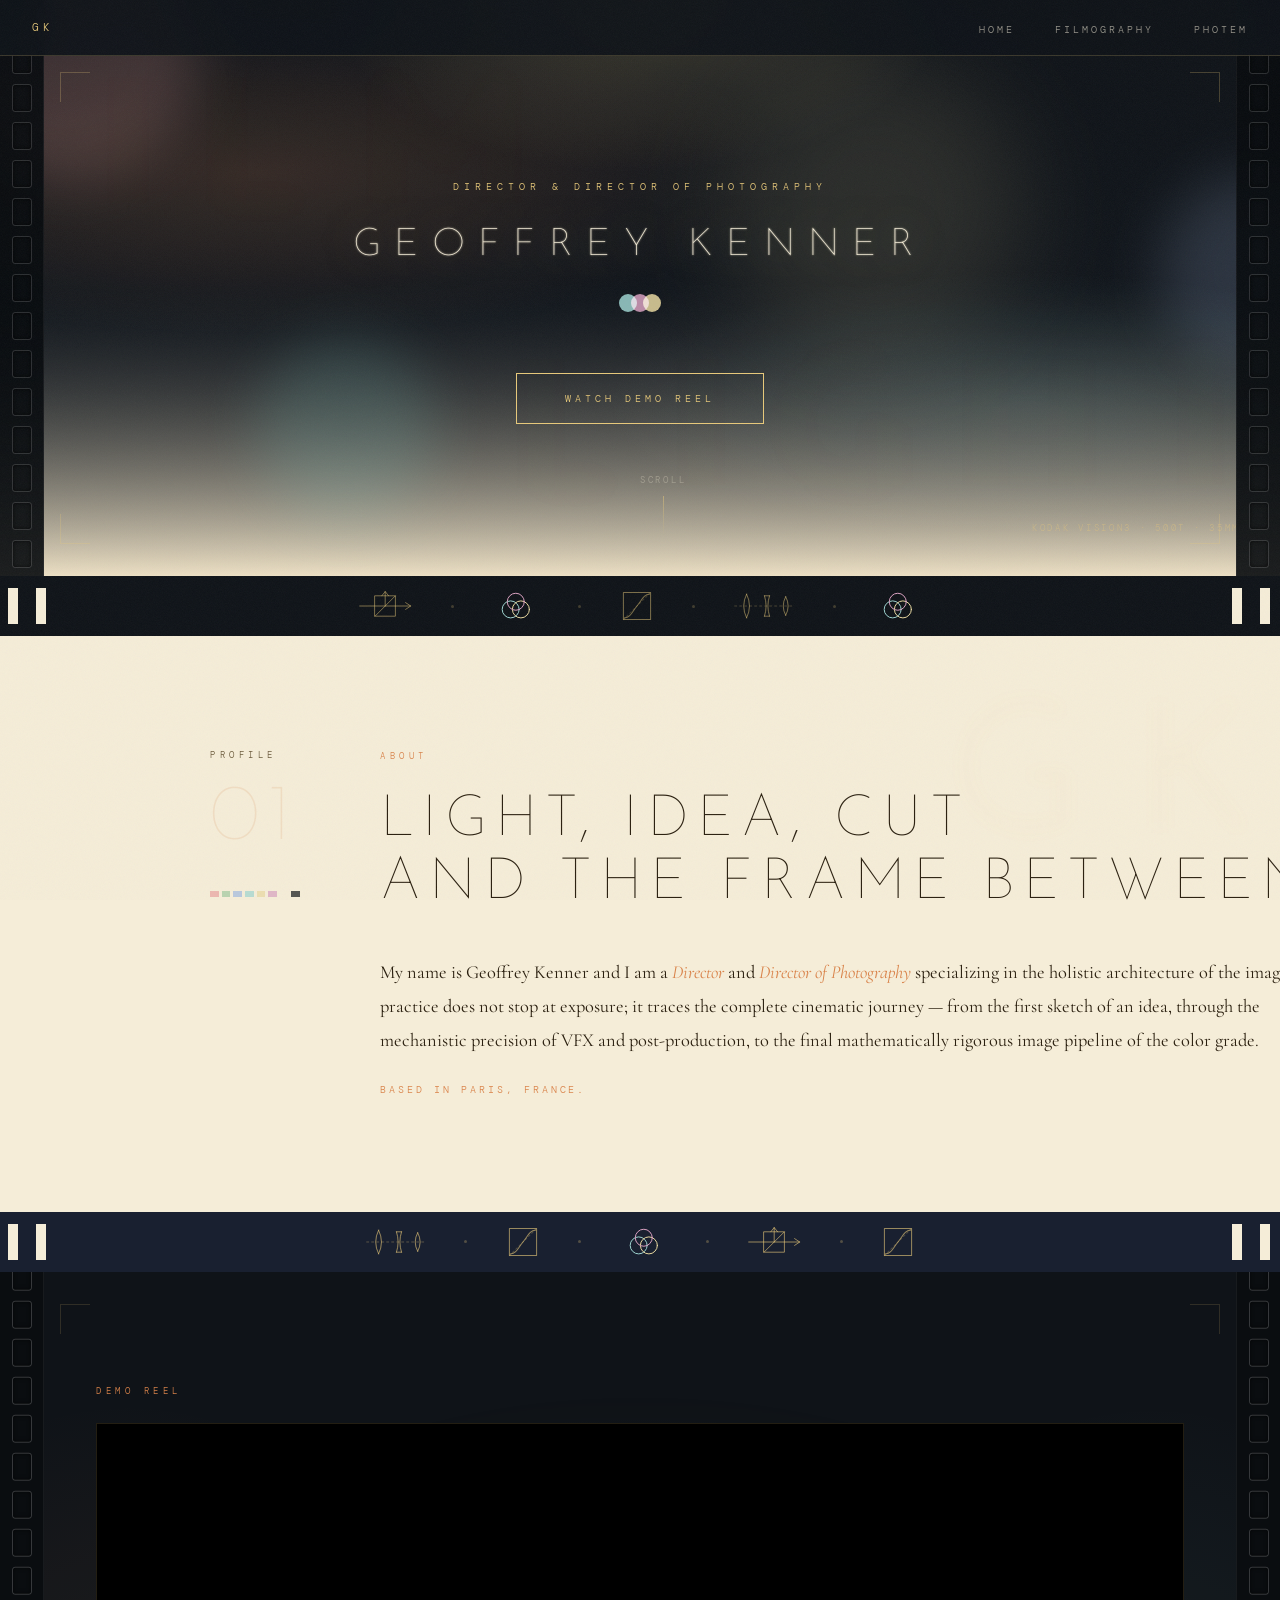
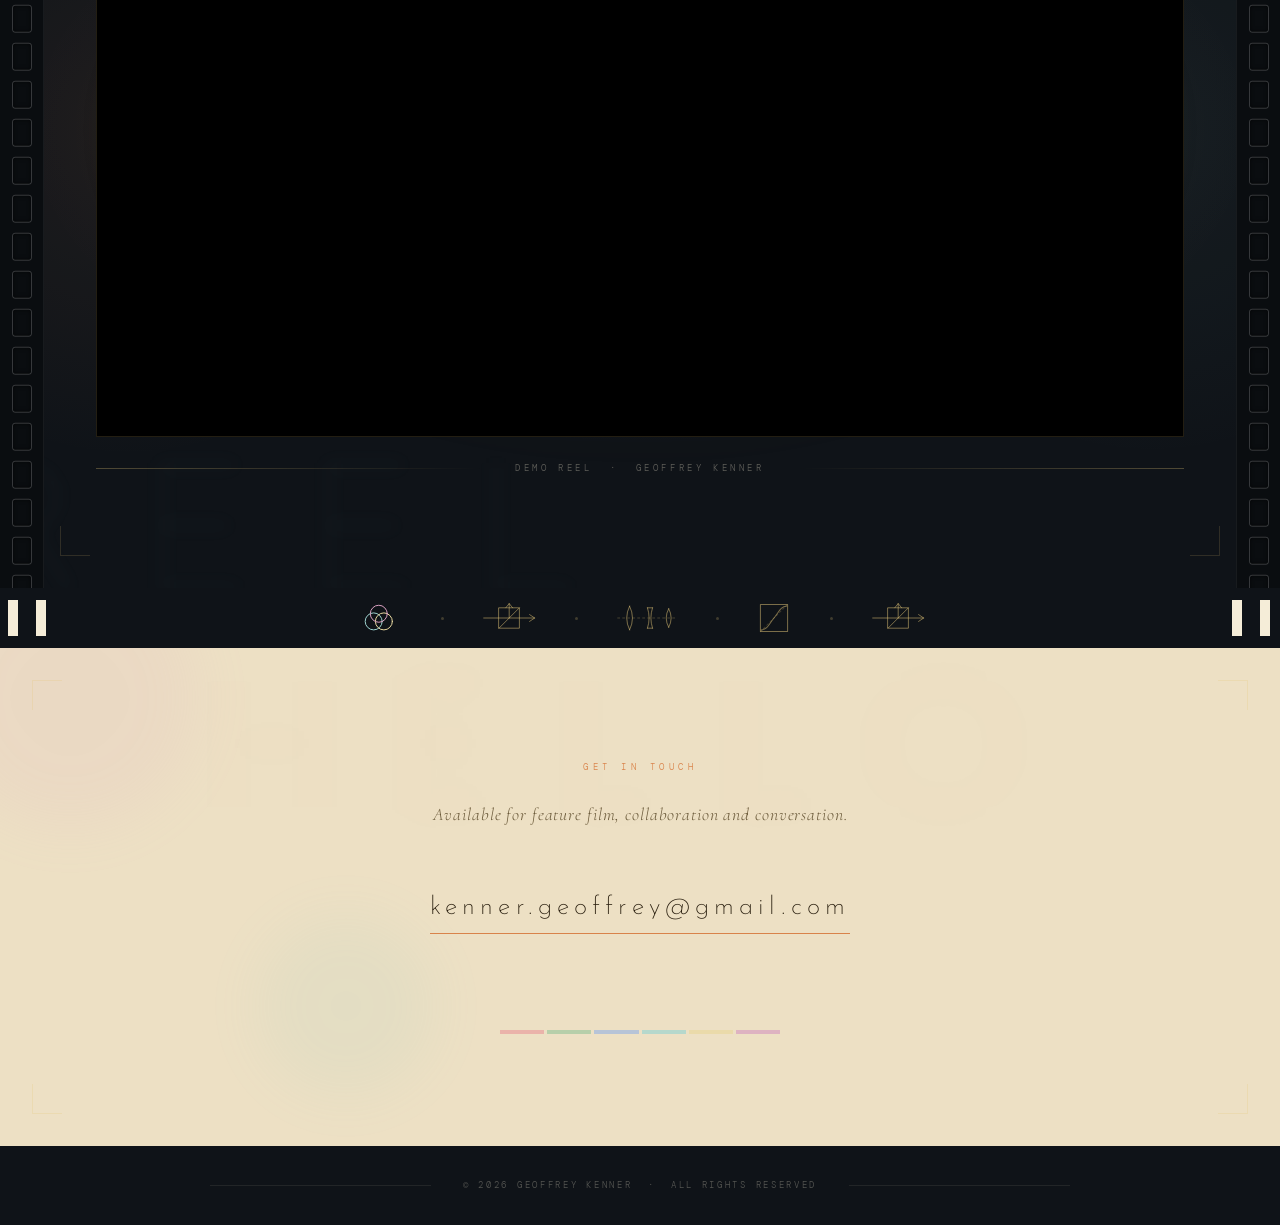
<file: index.html>
<!DOCTYPE html>
<html lang="en">
<head>
<meta charset="UTF-8">
<meta name="viewport" content="width=device-width, initial-scale=1.0">
<meta name="referrer" content="strict-origin-when-cross-origin">
<title>Geoffrey Kenner — Director & Director of Photography</title>
<link rel="preconnect" href="https://fonts.googleapis.com">
<link rel="preconnect" href="https://fonts.gstatic.com" crossorigin>
<link href="https://fonts.googleapis.com/css2?family=DM+Mono:wght@300;400&family=Josefin+Sans:wght@100;200;300&family=Cormorant+Garamond:ital,wght@0,100;0,200;0,300;0,400;1,300;1,400&display=swap" rel="stylesheet">
<link rel="stylesheet" href="styles.css">
</head>
<body>

<!-- NAV -->
<nav>
  <a class="nav-logo" href="index.html">GK</a>
  <ul class="nav-links">
    <li><a href="index.html" class="active">Home</a></li>
    <li><a href="filmography.html">Filmography</a></li>
    <li><a href="photem.html">Photem</a></li>
  </ul>
</nav>


<!-- HERO -->
<section class="hero" id="top">
  <!-- Film perforations -->
  <div class="hero-perf hero-perf-left">
    <div class="hero-perf-track" id="heroPerfLeft"></div>
  </div>
  <div class="hero-perf hero-perf-right">
    <div class="hero-perf-track" id="heroPerfRight"></div>
  </div>

  <div class="bokeh-container">
    <div class="bokeh bokeh-1"></div>
    <div class="bokeh bokeh-2"></div>
    <div class="bokeh bokeh-3"></div>
    <div class="bokeh bokeh-4"></div>
  </div>
  <div class="halation-hero"></div>

  <!-- Out-of-focus decorative text -->
  <span class="blurred-text-deco" style="top: 12%; left: -4%; filter: blur(14px);">Film</span>
  <span class="blurred-text-deco" style="bottom: 8%; right: -2%; filter: blur(18px);">Light</span>

  <!-- Film corners -->
  <div class="frame-corner frame-corner-tl" style="top: 4.5rem;"></div>
  <div class="frame-corner frame-corner-tr" style="top: 4.5rem;"></div>
  <div class="frame-corner frame-corner-bl"></div>
  <div class="frame-corner frame-corner-br"></div>

  <div class="hero-content">
    <p class="hero-eyebrow">director &amp; director of photography</p>
    <h1 class="hero-name bloom chroma-hover" data-text="GEOFFREY KENNER">GEOFFREY KENNER</h1>
    <div class="hero-cmy">
      <div class="cmy-circle cmy-c"></div>
      <div class="cmy-circle cmy-m"></div>
      <div class="cmy-circle cmy-y"></div>
    </div>
    <div class="hero-cta">
      <a href="#reel" class="btn-primary">Watch Demo Reel</a>
    </div>
  </div>

  <div class="film-counter">Kodak Vision3 · 500T · 35mm</div>

  <div class="scroll-indicator">
    <span>Scroll</span>
    <div class="scroll-line"></div>
  </div>
</section>

<!-- FILM STRIP BAR -->
<div class="film-strip">
  <div class="film-optics">
    <!-- beam splitter -->
    <svg class="optic-icon" viewBox="0 0 64 40" aria-hidden="true">
      <line x1="2" y1="20" x2="62" y2="20"/>
      <polyline points="56,16 62,20 56,24"/>
      <line x1="32" y1="20" x2="32" y2="3"/>
      <polyline points="28,8 32,3 36,8"/>
      <rect x="20" y="8" width="24" height="24"/>
      <line x1="20" y1="32" x2="44" y2="8"/>
    </svg>
    <span class="optic-sep"></span>
    <!-- CMY circles -->
    <svg class="optic-icon" viewBox="0 0 56 40" aria-hidden="true">
      <circle class="oc-c" cx="22" cy="24" r="10"/>
      <circle class="oc-y" cx="34" cy="24" r="10"/>
      <circle class="oc-m" cx="28" cy="15" r="10"/>
    </svg>
    <span class="optic-sep"></span>
    <!-- tone curve -->
    <svg class="optic-icon" viewBox="0 0 40 40" aria-hidden="true">
      <rect x="4" y="4" width="32" height="32"/>
      <line class="optic-faint" x1="4" y1="36" x2="36" y2="4"/>
      <path d="M5,34 C13,33 14,27 20,20 S27,7 35,6"/>
    </svg>
    <span class="optic-sep"></span>
    <!-- lens cross-section -->
    <svg class="optic-icon" viewBox="0 0 72 40" aria-hidden="true">
      <line class="optic-axis" x1="2" y1="20" x2="70" y2="20"/>
      <path d="M16,6 Q9,20 16,34"/>
      <path d="M16,6 Q23,20 16,34"/>
      <path d="M37,8 Q41,20 37,32"/>
      <path d="M43,8 Q39,20 43,32"/>
      <line x1="37" y1="8" x2="43" y2="8"/>
      <line x1="37" y1="32" x2="43" y2="32"/>
      <path d="M62,9 Q56,20 62,31"/>
      <path d="M62,9 Q68,20 62,31"/>
    </svg>
    <span class="optic-sep"></span>
    <!-- CMY circles -->
    <svg class="optic-icon" viewBox="0 0 56 40" aria-hidden="true">
      <circle class="oc-c" cx="22" cy="24" r="10"/>
      <circle class="oc-y" cx="34" cy="24" r="10"/>
      <circle class="oc-m" cx="28" cy="15" r="10"/>
    </svg>
  </div>
</div>

<!-- ABOUT -->
<section class="about" id="about">
  <!-- blurred decorative text -->
  <span class="blurred-text-deco" style="top: 10%; right: -2%;">GK</span>

  <div class="container section-content">
    <div class="about-layout">
      <div class="about-sidebar fade-in">
        <p class="about-label">Profile</p>
        <div class="about-number">01</div>
        <div class="kodak-bars">
          <div class="kodak-bar bar-r"></div>
          <div class="kodak-bar bar-g"></div>
          <div class="kodak-bar bar-b"></div>
          <div class="kodak-bar bar-c"></div>
          <div class="kodak-bar bar-y"></div>
          <div class="kodak-bar bar-m"></div>
          <div class="kodak-bar bar-w"></div>
          <div class="kodak-bar bar-k"></div>
        </div>
      </div>

      <div class="about-body">
        <p class="section-eyebrow fade-in">About</p>
        <h2 class="section-heading heading-twoline fade-in">
          <span>Light, idea, cut</span>
          <span>and the frame between.</span>
        </h2>
        <div class="fade-in">
          <p>
            My name is Geoffrey Kenner and I am a <em>Director</em> and <em>Director of Photography</em> specializing in the holistic architecture of the image. My practice does not stop at exposure; it traces the complete cinematic journey — from the first sketch of an idea, through the mechanistic precision of VFX and post-production, to the final mathematically rigorous image pipeline of the color grade.
          </p>
          <p class="about-location">Based in Paris, France.</p>
        </div>
      </div>
    </div>
  </div>
</section>

<!-- FILM STRIP BAR -->
<div class="film-strip" style="background:#192030;">
  <div class="film-optics" style="color: rgba(232,201,122,0.62);">
    <!-- lens cross-section -->
    <svg class="optic-icon" viewBox="0 0 72 40" aria-hidden="true">
      <line class="optic-axis" x1="2" y1="20" x2="70" y2="20"/>
      <path d="M16,6 Q9,20 16,34"/>
      <path d="M16,6 Q23,20 16,34"/>
      <path d="M37,8 Q41,20 37,32"/>
      <path d="M43,8 Q39,20 43,32"/>
      <line x1="37" y1="8" x2="43" y2="8"/>
      <line x1="37" y1="32" x2="43" y2="32"/>
      <path d="M62,9 Q56,20 62,31"/>
      <path d="M62,9 Q68,20 62,31"/>
    </svg>
    <span class="optic-sep"></span>
    <!-- tone curve -->
    <svg class="optic-icon" viewBox="0 0 40 40" aria-hidden="true">
      <rect x="4" y="4" width="32" height="32"/>
      <line class="optic-faint" x1="4" y1="36" x2="36" y2="4"/>
      <path d="M5,34 C13,33 14,27 20,20 S27,7 35,6"/>
    </svg>
    <span class="optic-sep"></span>
    <!-- CMY circles -->
    <svg class="optic-icon" viewBox="0 0 56 40" aria-hidden="true">
      <circle class="oc-c" cx="22" cy="24" r="10"/>
      <circle class="oc-y" cx="34" cy="24" r="10"/>
      <circle class="oc-m" cx="28" cy="15" r="10"/>
    </svg>
    <span class="optic-sep"></span>
    <!-- beam splitter -->
    <svg class="optic-icon" viewBox="0 0 64 40" aria-hidden="true">
      <line x1="2" y1="20" x2="62" y2="20"/>
      <polyline points="56,16 62,20 56,24"/>
      <line x1="32" y1="20" x2="32" y2="3"/>
      <polyline points="28,8 32,3 36,8"/>
      <rect x="20" y="8" width="24" height="24"/>
      <line x1="20" y1="32" x2="44" y2="8"/>
    </svg>
    <span class="optic-sep"></span>
    <!-- tone curve -->
    <svg class="optic-icon" viewBox="0 0 40 40" aria-hidden="true">
      <rect x="4" y="4" width="32" height="32"/>
      <line class="optic-faint" x1="4" y1="36" x2="36" y2="4"/>
      <path d="M5,34 C13,33 14,27 20,20 S27,7 35,6"/>
    </svg>
  </div>
</div>

<!-- REEL -->
<section class="reel-section" id="reel">
  <!-- Film perforations -->
  <div class="film-perf film-perf-left">
    <div class="film-perf-track" id="perfLeft"></div>
  </div>
  <div class="film-perf film-perf-right">
    <div class="film-perf-track" id="perfRight"></div>
  </div>
  <div class="halation-hero"></div>
  <div class="frame-corner frame-corner-tl" style="opacity:0.15;"></div>
  <div class="frame-corner frame-corner-tr" style="opacity:0.15;"></div>
  <div class="frame-corner frame-corner-bl" style="opacity:0.15;"></div>
  <div class="frame-corner frame-corner-br" style="opacity:0.15;"></div>

  <!-- blurred decorative -->
  <span class="blurred-text-deco" style="bottom:-5%; left:-2%; color: rgba(122,191,184,0.07);">Reel</span>

  <div class="container section-content">
    <p class="section-eyebrow fade-in">Demo Reel</p>

    <div class="fade-in" style="position:relative;">
      <div class="video-glow"></div>
      <div class="video-wrapper">
        <iframe
          width="560" height="315"
          src="https://www.youtube-nocookie.com/embed/4rEmcZFpISw?rel=0"
          title="Geoffrey Kenner — Demo Reel"
          frameborder="0"
          allow="accelerometer; autoplay; clipboard-write; encrypted-media; gyroscope; picture-in-picture; web-share"
          referrerpolicy="strict-origin-when-cross-origin"
          allowfullscreen>
        </iframe>
      </div>
    </div>

    <div class="video-caption fade-in">
      <div class="video-caption-line"></div>
      <span class="video-caption-text">Demo Reel &nbsp;·&nbsp; Geoffrey Kenner</span>
      <div class="video-caption-line" style="background: linear-gradient(90deg, transparent, rgba(232, 201, 122, 0.3));"></div>
    </div>
  </div>
</section>

<!-- FILM STRIP BAR -->
<div class="film-strip">
  <div class="film-optics">
    <!-- CMY circles -->
    <svg class="optic-icon" viewBox="0 0 56 40" aria-hidden="true">
      <circle class="oc-c" cx="22" cy="24" r="10"/>
      <circle class="oc-y" cx="34" cy="24" r="10"/>
      <circle class="oc-m" cx="28" cy="15" r="10"/>
    </svg>
    <span class="optic-sep"></span>
    <!-- beam splitter -->
    <svg class="optic-icon" viewBox="0 0 64 40" aria-hidden="true">
      <line x1="2" y1="20" x2="62" y2="20"/>
      <polyline points="56,16 62,20 56,24"/>
      <line x1="32" y1="20" x2="32" y2="3"/>
      <polyline points="28,8 32,3 36,8"/>
      <rect x="20" y="8" width="24" height="24"/>
      <line x1="20" y1="32" x2="44" y2="8"/>
    </svg>
    <span class="optic-sep"></span>
    <!-- lens cross-section -->
    <svg class="optic-icon" viewBox="0 0 72 40" aria-hidden="true">
      <line class="optic-axis" x1="2" y1="20" x2="70" y2="20"/>
      <path d="M16,6 Q9,20 16,34"/>
      <path d="M16,6 Q23,20 16,34"/>
      <path d="M37,8 Q41,20 37,32"/>
      <path d="M43,8 Q39,20 43,32"/>
      <line x1="37" y1="8" x2="43" y2="8"/>
      <line x1="37" y1="32" x2="43" y2="32"/>
      <path d="M62,9 Q56,20 62,31"/>
      <path d="M62,9 Q68,20 62,31"/>
    </svg>
    <span class="optic-sep"></span>
    <!-- tone curve -->
    <svg class="optic-icon" viewBox="0 0 40 40" aria-hidden="true">
      <rect x="4" y="4" width="32" height="32"/>
      <line class="optic-faint" x1="4" y1="36" x2="36" y2="4"/>
      <path d="M5,34 C13,33 14,27 20,20 S27,7 35,6"/>
    </svg>
    <span class="optic-sep"></span>
    <!-- beam splitter -->
    <svg class="optic-icon" viewBox="0 0 64 40" aria-hidden="true">
      <line x1="2" y1="20" x2="62" y2="20"/>
      <polyline points="56,16 62,20 56,24"/>
      <line x1="32" y1="20" x2="32" y2="3"/>
      <polyline points="28,8 32,3 36,8"/>
      <rect x="20" y="8" width="24" height="24"/>
      <line x1="20" y1="32" x2="44" y2="8"/>
    </svg>
  </div>
</div>

<!-- CONTACT -->
<section class="contact-section" id="contact">
  <div class="bokeh-container">
    <div class="bokeh bokeh-1" style="opacity:0.1; background: var(--cym-magenta);"></div>
    <div class="bokeh bokeh-3" style="opacity:0.08; background: var(--fuji-cyan);"></div>
  </div>
  <div class="frame-corner frame-corner-tl"></div>
  <div class="frame-corner frame-corner-tr"></div>
  <div class="frame-corner frame-corner-bl"></div>
  <div class="frame-corner frame-corner-br"></div>

  <span class="blurred-text-deco" style="top:5%; left:50%; transform:translateX(-50%); filter: blur(20px); color: rgba(201,64,64,0.05);">Hello</span>

  <div class="container section-content">
    <p class="section-eyebrow fade-in">Get in Touch</p>

    <div class="fade-in">
      <p class="contact-tagline">Available for feature film, collaboration and conversation.</p>
      <a href="mailto:kenner.geoffrey@gmail.com" class="contact-email">kenner.geoffrey@gmail.com</a>
    </div>

    <div class="fade-in">
      <div class="kodak-bars" style="max-width: 280px; margin: 3rem auto 0;">
        <div class="kodak-bar bar-r" style="height:4px;"></div>
        <div class="kodak-bar bar-g" style="height:4px;"></div>
        <div class="kodak-bar bar-b" style="height:4px;"></div>
        <div class="kodak-bar bar-c" style="height:4px;"></div>
        <div class="kodak-bar bar-y" style="height:4px;"></div>
        <div class="kodak-bar bar-m" style="height:4px;"></div>
      </div>
    </div>
  </div>
</section>

<!-- FOOTER -->
<footer>
  <div class="footer-inner">
    <div class="footer-line"></div>
    <span>© 2026 Geoffrey Kenner &nbsp;·&nbsp; All Rights Reserved</span>
    <div class="footer-line"></div>
  </div>
</footer>

<script>
  const observer = new IntersectionObserver((entries) => {
    entries.forEach(e => {
      if (e.isIntersecting) {
        e.target.classList.add('visible');
        observer.unobserve(e.target);
      }
    });
  }, { threshold: 0.12 });

  document.querySelectorAll('.fade-in').forEach(el => observer.observe(el));

  // Smooth scroll for nav links
  document.querySelectorAll('a[href^="#"]').forEach(a => {
    a.addEventListener('click', e => {
      e.preventDefault();
      const target = document.querySelector(a.getAttribute('href'));
      if (target) target.scrollIntoView({ behavior: 'smooth' });
    });
  });

  // ── Film perforation: populate holes ──
  const HOLE_COUNT = 90;
  ['perfLeft', 'perfRight', 'heroPerfLeft', 'heroPerfRight'].forEach(id => {
    const track = document.getElementById(id);
    if (!track) return;
    const holeClass = id.startsWith('hero') ? 'hero-perf-hole' : 'film-perf-hole';
    for (let i = 0; i < HOLE_COUNT; i++) {
      const hole = document.createElement('div');
      hole.className = holeClass;
      track.appendChild(hole);
    }
  });

  // ── Animate reel perforations on scroll ──
  const reelSection  = document.getElementById('reel');
  const perfLeft     = document.getElementById('perfLeft');
  const perfRight    = document.getElementById('perfRight');

  // ── Animate hero perforations on scroll ──
  const heroSection  = document.querySelector('.hero');
  const heroPerfLeft  = document.getElementById('heroPerfLeft');
  const heroPerfRight = document.getElementById('heroPerfRight');

  function updatePerforations() {
    // Reel section
    if (reelSection && perfLeft && perfRight) {
      const rect = reelSection.getBoundingClientRect();
      if (rect.bottom >= 0 && rect.top <= window.innerHeight) {
        const scrolled = Math.max(0, -rect.top);
        const offset = -(scrolled * 0.55 % 380);
        perfLeft.style.transform  = `translateX(-50%) translateY(${offset}px)`;
        perfRight.style.transform = `translateX(-50%) translateY(${offset}px)`;
      }
    }
    // Hero section
    if (heroSection && heroPerfLeft && heroPerfRight) {
      const rect = heroSection.getBoundingClientRect();
      if (rect.bottom >= 0 && rect.top <= window.innerHeight) {
        const scrolled = Math.max(0, -rect.top);
        const offset = -(scrolled * 0.45 % 380);
        heroPerfLeft.style.transform  = `translateX(-50%) translateY(${offset}px)`;
        heroPerfRight.style.transform = `translateX(-50%) translateY(${offset}px)`;
      }
    }
  }

  window.addEventListener('scroll', updatePerforations, { passive: true });
  updatePerforations();
</script>
</body>
</html>
</file>
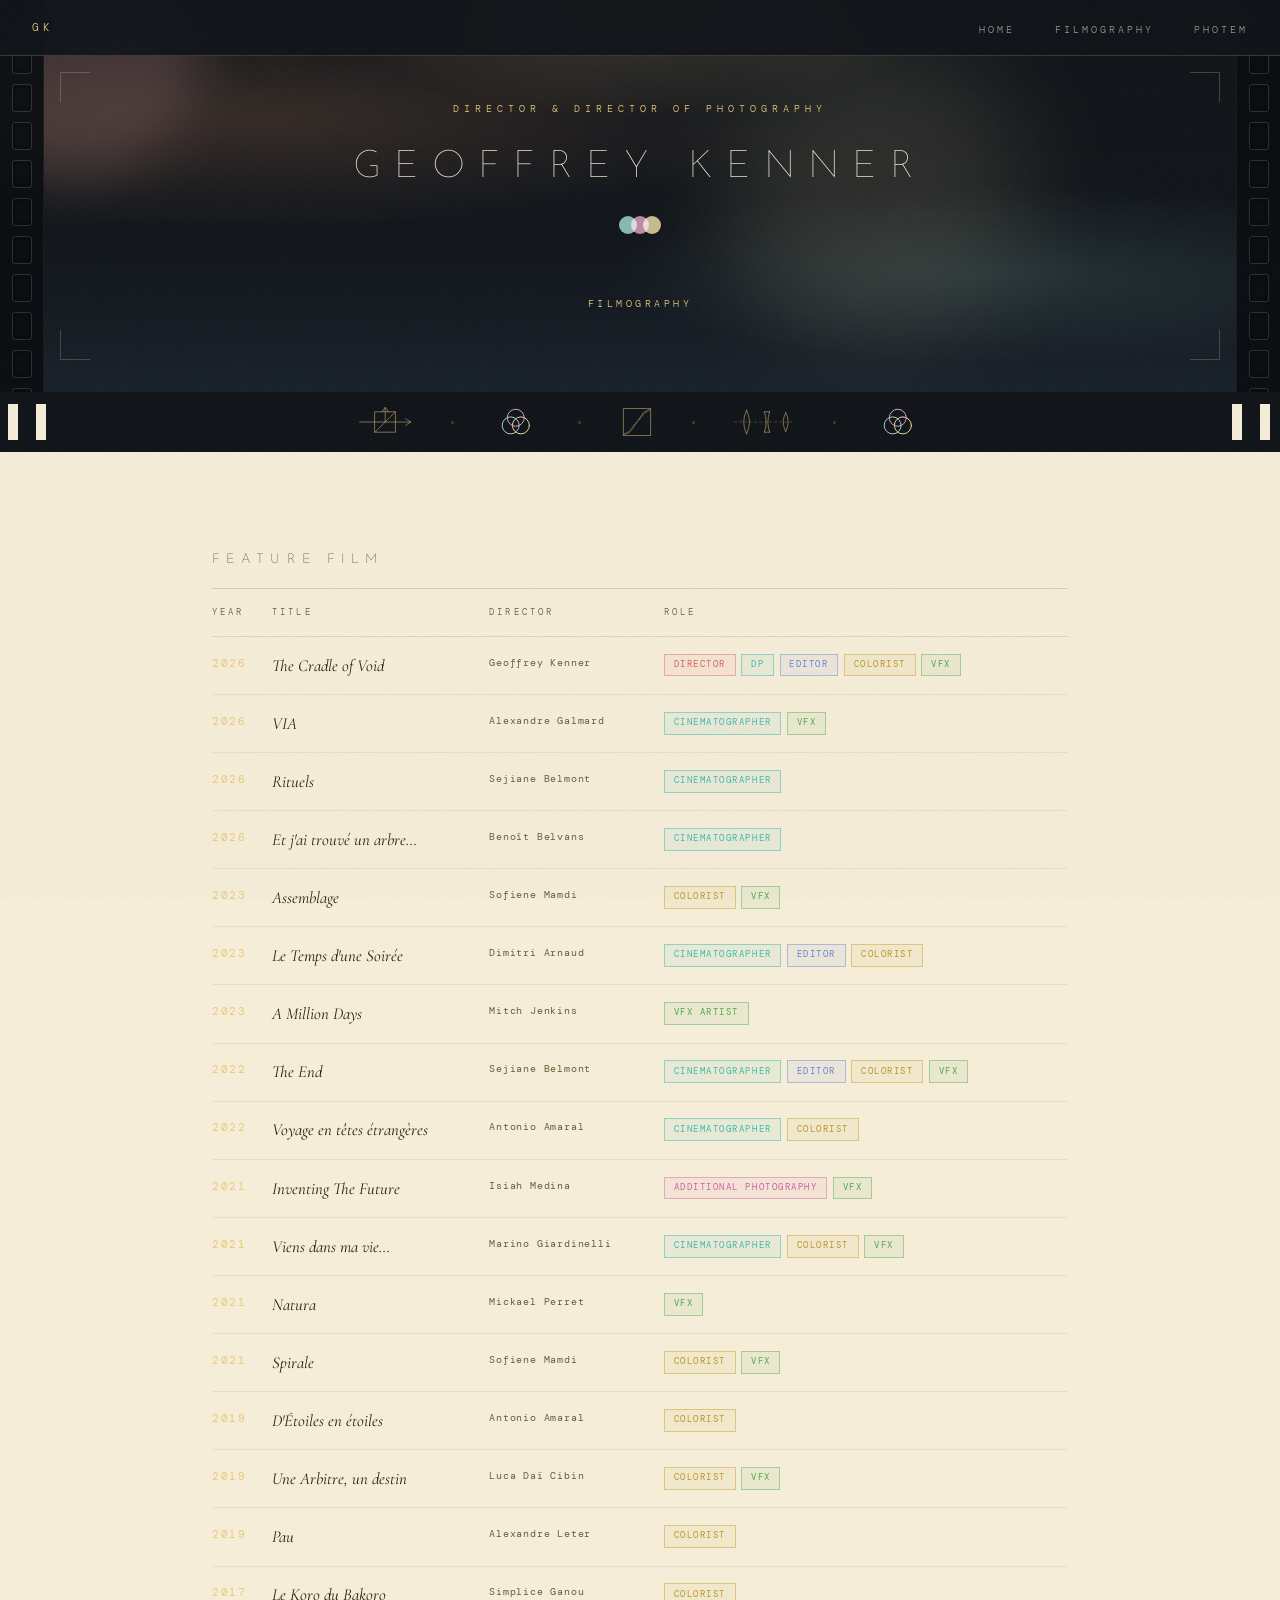
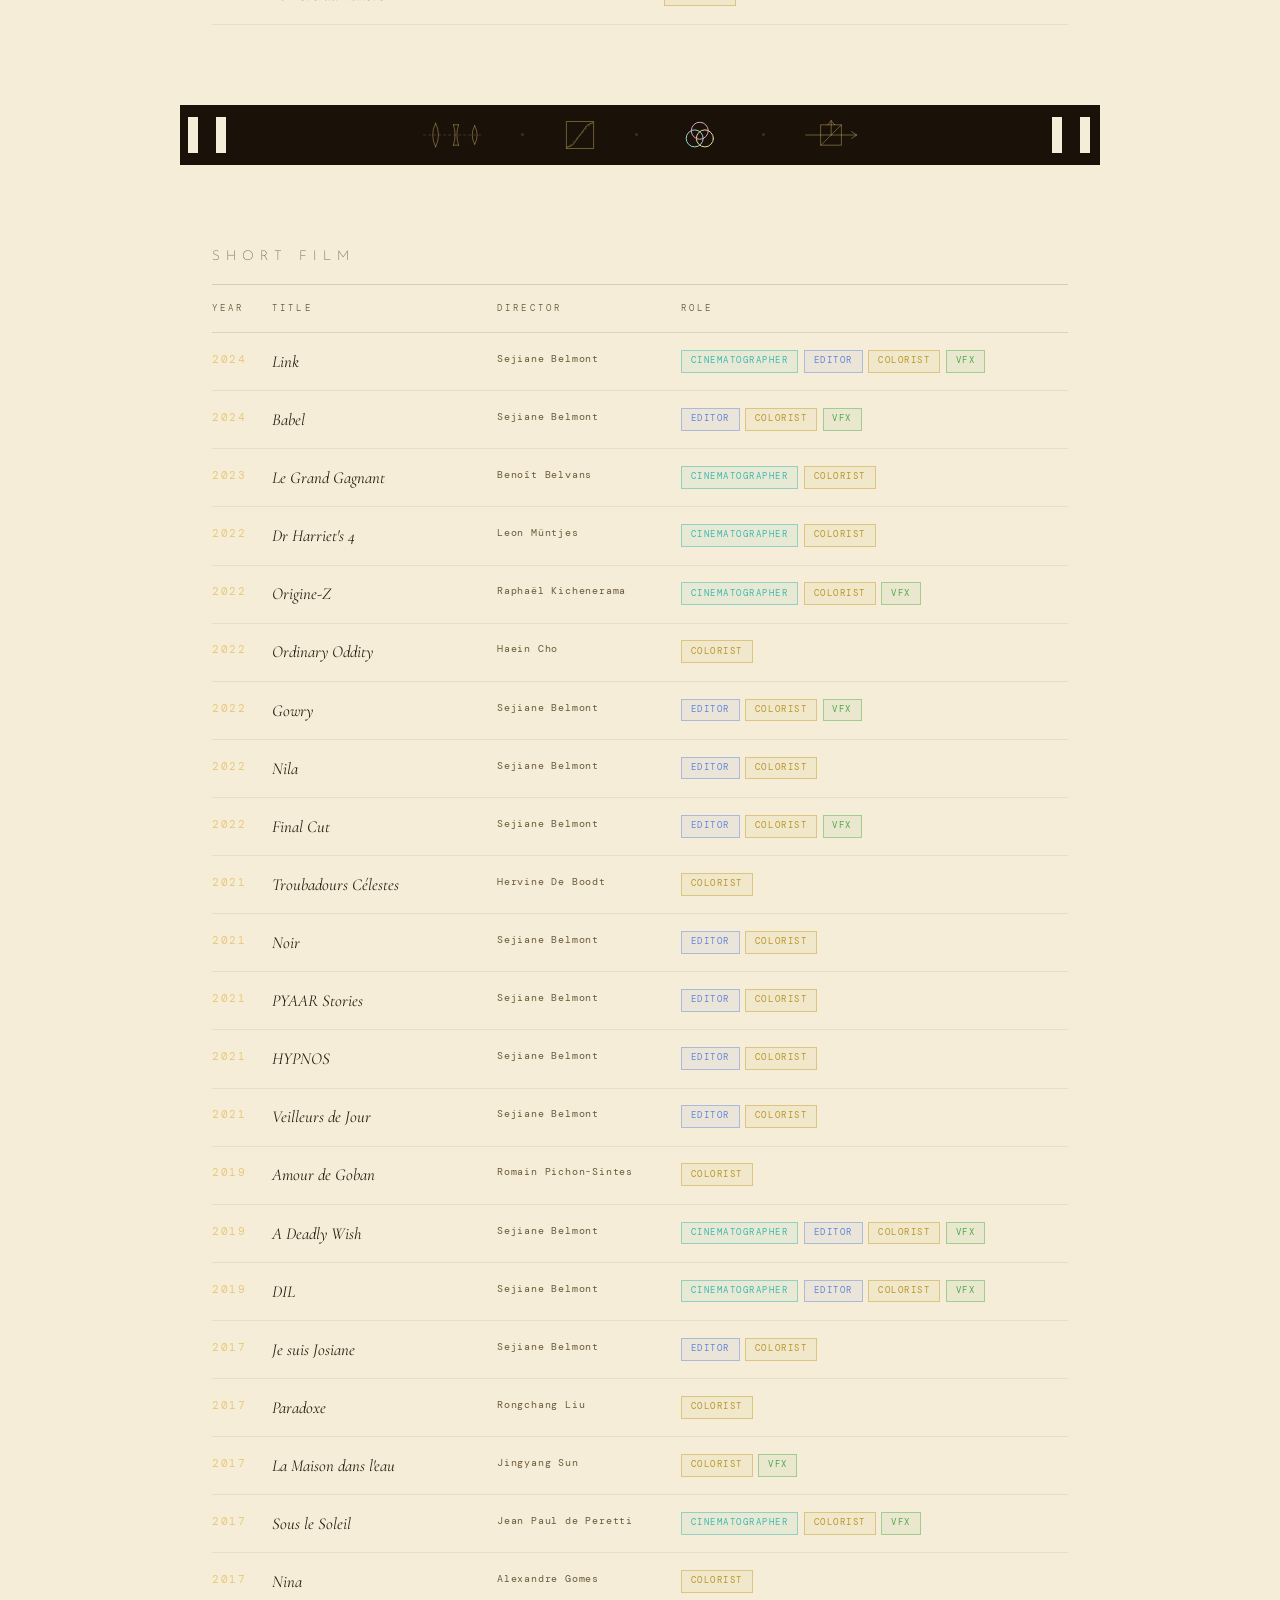
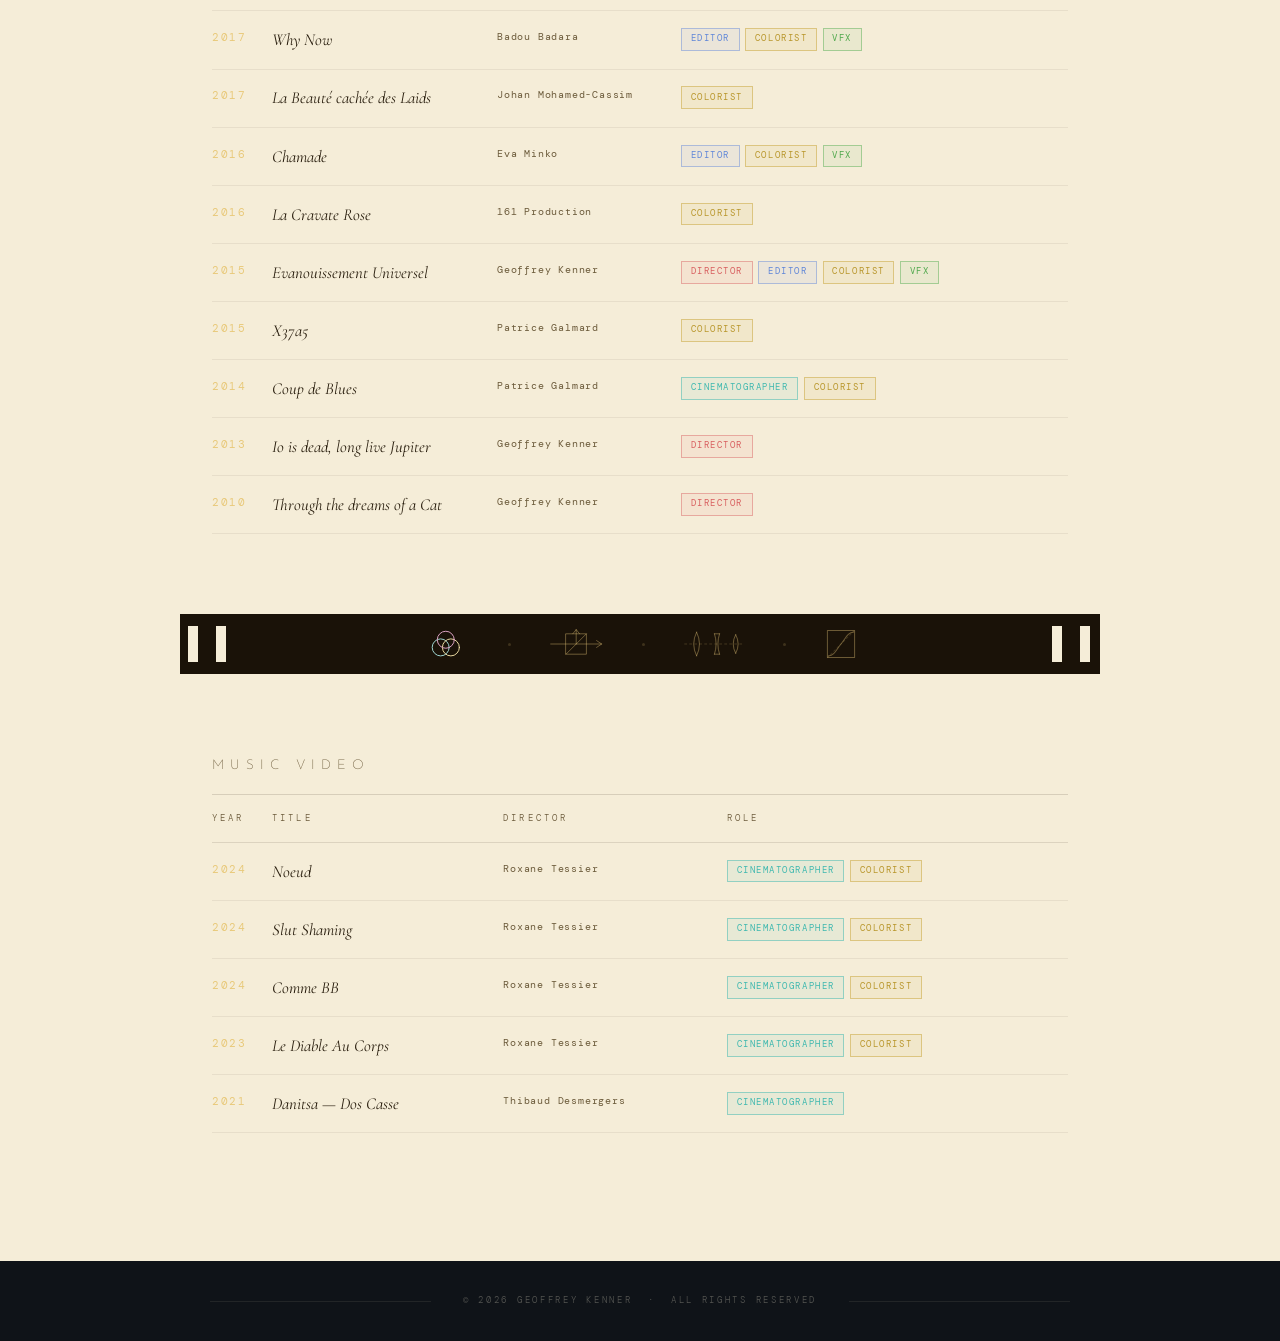
<file: filmography.html>
<!DOCTYPE html>
<html lang="en">
<head>
<meta charset="UTF-8">
<meta name="viewport" content="width=device-width, initial-scale=1.0">
<title>Filmography — Geoffrey Kenner</title>
<link rel="preconnect" href="https://fonts.googleapis.com">
<link rel="preconnect" href="https://fonts.gstatic.com" crossorigin>
<link href="https://fonts.googleapis.com/css2?family=DM+Mono:wght@300;400&family=Josefin+Sans:wght@100;200;300&family=Cormorant+Garamond:ital,wght@0,100;0,200;0,300;0,400;1,300;1,400&display=swap" rel="stylesheet">
<link rel="stylesheet" href="styles.css">
</head>
<body>

<!-- NAV -->
<nav>
  <a class="nav-logo" href="index.html">GK</a>
  <ul class="nav-links">
    <li><a href="index.html">Home</a></li>
    <li><a href="filmography.html" class="active">Filmography</a></li>
    <li><a href="photem.html">Photem</a></li>
  </ul>
</nav>

<!-- HERO -->
<section class="filmography-hero">
  <!-- Film perforations -->
  <div class="hero-perf hero-perf-left">
    <div class="hero-perf-track" id="heroPerfLeft"></div>
  </div>
  <div class="hero-perf hero-perf-right">
    <div class="hero-perf-track" id="heroPerfRight"></div>
  </div>

  <div class="bokeh-container">
    <div class="bokeh bokeh-1"></div>
    <div class="bokeh bokeh-4"></div>
  </div>
  <div class="halation-hero"></div>

  <div class="frame-corner frame-corner-tl" style="top:4.5rem;"></div>
  <div class="frame-corner frame-corner-tr" style="top:4.5rem;"></div>
  <div class="frame-corner frame-corner-bl"></div>
  <div class="frame-corner frame-corner-br"></div>

  <div class="hero-content">
    <p class="hero-eyebrow">director &amp; director of photography</p>
    <h1 class="hero-name">GEOFFREY KENNER</h1>
    <div class="hero-cmy">
      <div class="cmy-circle cmy-c"></div>
      <div class="cmy-circle cmy-m"></div>
      <div class="cmy-circle cmy-y"></div>
    </div>
    <p class="hero-eyebrow" style="animation-delay:1.1s; margin-bottom:0; letter-spacing:0.35em;">Filmography</p>
  </div>
</section>

<!-- FILM STRIP BAR -->
<div class="film-strip">
  <div class="film-optics">
    <!-- beam splitter -->
    <svg class="optic-icon" viewBox="0 0 64 40" aria-hidden="true">
      <line x1="2" y1="20" x2="62" y2="20"/>
      <polyline points="56,16 62,20 56,24"/>
      <line x1="32" y1="20" x2="32" y2="3"/>
      <polyline points="28,8 32,3 36,8"/>
      <rect x="20" y="8" width="24" height="24"/>
      <line x1="20" y1="32" x2="44" y2="8"/>
    </svg>
    <span class="optic-sep"></span>
    <!-- CMY circles -->
    <svg class="optic-icon" viewBox="0 0 56 40" aria-hidden="true">
      <circle class="oc-c" cx="22" cy="24" r="10"/>
      <circle class="oc-y" cx="34" cy="24" r="10"/>
      <circle class="oc-m" cx="28" cy="15" r="10"/>
    </svg>
    <span class="optic-sep"></span>
    <!-- tone curve -->
    <svg class="optic-icon" viewBox="0 0 40 40" aria-hidden="true">
      <rect x="4" y="4" width="32" height="32"/>
      <line class="optic-faint" x1="4" y1="36" x2="36" y2="4"/>
      <path d="M5,34 C13,33 14,27 20,20 S27,7 35,6"/>
    </svg>
    <span class="optic-sep"></span>
    <!-- lens cross-section -->
    <svg class="optic-icon" viewBox="0 0 72 40" aria-hidden="true">
      <line class="optic-axis" x1="2" y1="20" x2="70" y2="20"/>
      <path d="M16,6 Q9,20 16,34"/>
      <path d="M16,6 Q23,20 16,34"/>
      <path d="M37,8 Q41,20 37,32"/>
      <path d="M43,8 Q39,20 43,32"/>
      <line x1="37" y1="8" x2="43" y2="8"/>
      <line x1="37" y1="32" x2="43" y2="32"/>
      <path d="M62,9 Q56,20 62,31"/>
      <path d="M62,9 Q68,20 62,31"/>
    </svg>
    <span class="optic-sep"></span>
    <!-- CMY circles -->
    <svg class="optic-icon" viewBox="0 0 56 40" aria-hidden="true">
      <circle class="oc-c" cx="22" cy="24" r="10"/>
      <circle class="oc-y" cx="34" cy="24" r="10"/>
      <circle class="oc-m" cx="28" cy="15" r="10"/>
    </svg>
  </div>
</div>

<!-- FILMOGRAPHY -->
<section class="filmography-section">
  <div class="filmography-inner">

    <!-- FEATURE FILM -->
    <div class="filmography-category fade-in">
      <h2 class="filmography-category-title">Feature Film</h2>
      <table class="filmography-table">
        <thead>
          <tr>
            <th>Year</th>
            <th>Title</th>
            <th>Director</th>
            <th>Role</th>
          </tr>
        </thead>
        <tbody>
          <tr>
            <td class="film-year">2026</td>
            <td class="film-title">The Cradle of Void</td>
            <td class="film-director">Geoffrey Kenner</td>
            <td><div class="film-roles">
              <span class="film-role-tag role-director">Director</span>
              <span class="film-role-tag role-dp">DP</span>
              <span class="film-role-tag role-editor">Editor</span>
              <span class="film-role-tag role-colorist">Colorist</span>
              <span class="film-role-tag role-vfx">VFX</span>
            </div></td>
          </tr>
          <tr>
            <td class="film-year">2026</td>
            <td class="film-title">VIA</td>
            <td class="film-director">Alexandre Galmard</td>
            <td><div class="film-roles">
              <span class="film-role-tag role-dp">Cinematographer</span>
              <span class="film-role-tag role-vfx">VFX</span>
            </div></td>
          </tr>
          <tr>
            <td class="film-year">2026</td>
            <td class="film-title">Rituels</td>
            <td class="film-director">Sejiane Belmont</td>
            <td><div class="film-roles">
              <span class="film-role-tag role-dp">Cinematographer</span>
            </div></td>
          </tr>
          <tr>
            <td class="film-year">2026</td>
            <td class="film-title">Et j'ai trouvé un arbre…</td>
            <td class="film-director">Benoît Belvans</td>
            <td><div class="film-roles">
              <span class="film-role-tag role-dp">Cinematographer</span>
            </div></td>
          </tr>
          <tr>
            <td class="film-year">2023</td>
            <td class="film-title">Assemblage</td>
            <td class="film-director">Sofiene Mamdi</td>
            <td><div class="film-roles">
              <span class="film-role-tag role-colorist">Colorist</span>
              <span class="film-role-tag role-vfx">VFX</span>
            </div></td>
          </tr>
          <tr>
            <td class="film-year">2023</td>
            <td class="film-title">Le Temps d'une Soirée</td>
            <td class="film-director">Dimitri Arnaud</td>
            <td><div class="film-roles">
              <span class="film-role-tag role-dp">Cinematographer</span>
              <span class="film-role-tag role-editor">Editor</span>
              <span class="film-role-tag role-colorist">Colorist</span>
            </div></td>
          </tr>
          <tr>
            <td class="film-year">2023</td>
            <td class="film-title">A Million Days</td>
            <td class="film-director">Mitch Jenkins</td>
            <td><div class="film-roles">
              <span class="film-role-tag role-vfx">VFX Artist</span>
            </div></td>
          </tr>
          <tr>
            <td class="film-year">2022</td>
            <td class="film-title">The End</td>
            <td class="film-director">Sejiane Belmont</td>
            <td><div class="film-roles">
              <span class="film-role-tag role-dp">Cinematographer</span>
              <span class="film-role-tag role-editor">Editor</span>
              <span class="film-role-tag role-colorist">Colorist</span>
              <span class="film-role-tag role-vfx">VFX</span>
            </div></td>
          </tr>
          <tr>
            <td class="film-year">2022</td>
            <td class="film-title">Voyage en têtes étrangères</td>
            <td class="film-director">Antonio Amaral</td>
            <td><div class="film-roles">
              <span class="film-role-tag role-dp">Cinematographer</span>
              <span class="film-role-tag role-colorist">Colorist</span>
            </div></td>
          </tr>
          <tr>
            <td class="film-year">2021</td>
            <td class="film-title">Inventing The Future</td>
            <td class="film-director">Isiah Medina</td>
            <td><div class="film-roles">
              <span class="film-role-tag role-addphoto">Additional Photography</span>
              <span class="film-role-tag role-vfx">VFX</span>
            </div></td>
          </tr>
          <tr>
            <td class="film-year">2021</td>
            <td class="film-title">Viens dans ma vie…</td>
            <td class="film-director">Marino Giardinelli</td>
            <td><div class="film-roles">
              <span class="film-role-tag role-dp">Cinematographer</span>
              <span class="film-role-tag role-colorist">Colorist</span>
              <span class="film-role-tag role-vfx">VFX</span>
            </div></td>
          </tr>
          <tr>
            <td class="film-year">2021</td>
            <td class="film-title">Natura</td>
            <td class="film-director">Mickael Perret</td>
            <td><div class="film-roles">
              <span class="film-role-tag role-vfx">VFX</span>
            </div></td>
          </tr>
          <tr>
            <td class="film-year">2021</td>
            <td class="film-title">Spirale</td>
            <td class="film-director">Sofiene Mamdi</td>
            <td><div class="film-roles">
              <span class="film-role-tag role-colorist">Colorist</span>
              <span class="film-role-tag role-vfx">VFX</span>
            </div></td>
          </tr>
          <tr>
            <td class="film-year">2019</td>
            <td class="film-title">D'Étoiles en étoiles</td>
            <td class="film-director">Antonio Amaral</td>
            <td><div class="film-roles">
              <span class="film-role-tag role-colorist">Colorist</span>
            </div></td>
          </tr>
          <tr>
            <td class="film-year">2019</td>
            <td class="film-title">Une Arbitre, un destin</td>
            <td class="film-director">Luca Daï Cibin</td>
            <td><div class="film-roles">
              <span class="film-role-tag role-colorist">Colorist</span>
              <span class="film-role-tag role-vfx">VFX</span>
            </div></td>
          </tr>
          <tr>
            <td class="film-year">2019</td>
            <td class="film-title">Pau</td>
            <td class="film-director">Alexandre Leter</td>
            <td><div class="film-roles">
              <span class="film-role-tag role-colorist">Colorist</span>
            </div></td>
          </tr>
          <tr>
            <td class="film-year">2017</td>
            <td class="film-title">Le Koro du Bakoro</td>
            <td class="film-director">Simplice Ganou</td>
            <td><div class="film-roles">
              <span class="film-role-tag role-colorist">Colorist</span>
            </div></td>
          </tr>
        </tbody>
      </table>
    </div>

    <!-- FILM STRIP DIVIDER -->
    <div class="film-strip" style="margin: 0 -2rem 5rem; background:#1a1208;">
      <div class="film-optics" style="color: rgba(232,201,122,0.4);">
        <!-- lens cross-section -->
        <svg class="optic-icon" viewBox="0 0 72 40" aria-hidden="true">
          <line class="optic-axis" x1="2" y1="20" x2="70" y2="20"/>
          <path d="M16,6 Q9,20 16,34"/>
          <path d="M16,6 Q23,20 16,34"/>
          <path d="M37,8 Q41,20 37,32"/>
          <path d="M43,8 Q39,20 43,32"/>
          <line x1="37" y1="8" x2="43" y2="8"/>
          <line x1="37" y1="32" x2="43" y2="32"/>
          <path d="M62,9 Q56,20 62,31"/>
          <path d="M62,9 Q68,20 62,31"/>
        </svg>
        <span class="optic-sep"></span>
        <!-- tone curve -->
        <svg class="optic-icon" viewBox="0 0 40 40" aria-hidden="true">
          <rect x="4" y="4" width="32" height="32"/>
          <line class="optic-faint" x1="4" y1="36" x2="36" y2="4"/>
          <path d="M5,34 C13,33 14,27 20,20 S27,7 35,6"/>
        </svg>
        <span class="optic-sep"></span>
        <!-- CMY circles -->
        <svg class="optic-icon" viewBox="0 0 56 40" aria-hidden="true">
          <circle class="oc-c" cx="22" cy="24" r="10"/>
          <circle class="oc-y" cx="34" cy="24" r="10"/>
          <circle class="oc-m" cx="28" cy="15" r="10"/>
        </svg>
        <span class="optic-sep"></span>
        <!-- beam splitter -->
        <svg class="optic-icon" viewBox="0 0 64 40" aria-hidden="true">
          <line x1="2" y1="20" x2="62" y2="20"/>
          <polyline points="56,16 62,20 56,24"/>
          <line x1="32" y1="20" x2="32" y2="3"/>
          <polyline points="28,8 32,3 36,8"/>
          <rect x="20" y="8" width="24" height="24"/>
          <line x1="20" y1="32" x2="44" y2="8"/>
        </svg>
      </div>
    </div>

    <!-- SHORT FILM -->
    <div class="filmography-category fade-in">
      <h2 class="filmography-category-title">Short Film</h2>
      <table class="filmography-table">
        <thead>
          <tr>
            <th>Year</th>
            <th>Title</th>
            <th>Director</th>
            <th>Role</th>
          </tr>
        </thead>
        <tbody>
          <tr>
            <td class="film-year">2024</td>
            <td class="film-title">Link</td>
            <td class="film-director">Sejiane Belmont</td>
            <td><div class="film-roles">
              <span class="film-role-tag role-dp">Cinematographer</span>
              <span class="film-role-tag role-editor">Editor</span>
              <span class="film-role-tag role-colorist">Colorist</span>
              <span class="film-role-tag role-vfx">VFX</span>
            </div></td>
          </tr>
          <tr>
            <td class="film-year">2024</td>
            <td class="film-title">Babel</td>
            <td class="film-director">Sejiane Belmont</td>
            <td><div class="film-roles">
              <span class="film-role-tag role-editor">Editor</span>
              <span class="film-role-tag role-colorist">Colorist</span>
              <span class="film-role-tag role-vfx">VFX</span>
            </div></td>
          </tr>
          <tr>
            <td class="film-year">2023</td>
            <td class="film-title">Le Grand Gagnant</td>
            <td class="film-director">Benoît Belvans</td>
            <td><div class="film-roles">
              <span class="film-role-tag role-dp">Cinematographer</span>
              <span class="film-role-tag role-colorist">Colorist</span>
            </div></td>
          </tr>
          <tr>
            <td class="film-year">2022</td>
            <td class="film-title">Dr Harriet's 4</td>
            <td class="film-director">Leon Müntjes</td>
            <td><div class="film-roles">
              <span class="film-role-tag role-dp">Cinematographer</span>
              <span class="film-role-tag role-colorist">Colorist</span>
            </div></td>
          </tr>
          <tr>
            <td class="film-year">2022</td>
            <td class="film-title">Origine-Z</td>
            <td class="film-director">Raphaël Kichenerama</td>
            <td><div class="film-roles">
              <span class="film-role-tag role-dp">Cinematographer</span>
              <span class="film-role-tag role-colorist">Colorist</span>
              <span class="film-role-tag role-vfx">VFX</span>
            </div></td>
          </tr>
          <tr>
            <td class="film-year">2022</td>
            <td class="film-title">Ordinary Oddity</td>
            <td class="film-director">Haein Cho</td>
            <td><div class="film-roles">
              <span class="film-role-tag role-colorist">Colorist</span>
            </div></td>
          </tr>
          <tr>
            <td class="film-year">2022</td>
            <td class="film-title">Gowry</td>
            <td class="film-director">Sejiane Belmont</td>
            <td><div class="film-roles">
              <span class="film-role-tag role-editor">Editor</span>
              <span class="film-role-tag role-colorist">Colorist</span>
              <span class="film-role-tag role-vfx">VFX</span>
            </div></td>
          </tr>
          <tr>
            <td class="film-year">2022</td>
            <td class="film-title">Nila</td>
            <td class="film-director">Sejiane Belmont</td>
            <td><div class="film-roles">
              <span class="film-role-tag role-editor">Editor</span>
              <span class="film-role-tag role-colorist">Colorist</span>
            </div></td>
          </tr>
          <tr>
            <td class="film-year">2022</td>
            <td class="film-title">Final Cut</td>
            <td class="film-director">Sejiane Belmont</td>
            <td><div class="film-roles">
              <span class="film-role-tag role-editor">Editor</span>
              <span class="film-role-tag role-colorist">Colorist</span>
              <span class="film-role-tag role-vfx">VFX</span>
            </div></td>
          </tr>
          <tr>
            <td class="film-year">2021</td>
            <td class="film-title">Troubadours Célestes</td>
            <td class="film-director">Hervine De Boodt</td>
            <td><div class="film-roles">
              <span class="film-role-tag role-colorist">Colorist</span>
            </div></td>
          </tr>
          <tr>
            <td class="film-year">2021</td>
            <td class="film-title">Noir</td>
            <td class="film-director">Sejiane Belmont</td>
            <td><div class="film-roles">
              <span class="film-role-tag role-editor">Editor</span>
              <span class="film-role-tag role-colorist">Colorist</span>
            </div></td>
          </tr>
          <tr>
            <td class="film-year">2021</td>
            <td class="film-title">PYAAR Stories</td>
            <td class="film-director">Sejiane Belmont</td>
            <td><div class="film-roles">
              <span class="film-role-tag role-editor">Editor</span>
              <span class="film-role-tag role-colorist">Colorist</span>
            </div></td>
          </tr>
          <tr>
            <td class="film-year">2021</td>
            <td class="film-title">HYPNOS</td>
            <td class="film-director">Sejiane Belmont</td>
            <td><div class="film-roles">
              <span class="film-role-tag role-editor">Editor</span>
              <span class="film-role-tag role-colorist">Colorist</span>
            </div></td>
          </tr>
          <tr>
            <td class="film-year">2021</td>
            <td class="film-title">Veilleurs de Jour</td>
            <td class="film-director">Sejiane Belmont</td>
            <td><div class="film-roles">
              <span class="film-role-tag role-editor">Editor</span>
              <span class="film-role-tag role-colorist">Colorist</span>
            </div></td>
          </tr>
          <tr>
            <td class="film-year">2019</td>
            <td class="film-title">Amour de Goban</td>
            <td class="film-director">Romain Pichon-Sintes</td>
            <td><div class="film-roles">
              <span class="film-role-tag role-colorist">Colorist</span>
            </div></td>
          </tr>
          <tr>
            <td class="film-year">2019</td>
            <td class="film-title">A Deadly Wish</td>
            <td class="film-director">Sejiane Belmont</td>
            <td><div class="film-roles">
              <span class="film-role-tag role-dp">Cinematographer</span>
              <span class="film-role-tag role-editor">Editor</span>
              <span class="film-role-tag role-colorist">Colorist</span>
              <span class="film-role-tag role-vfx">VFX</span>
            </div></td>
          </tr>
          <tr>
            <td class="film-year">2019</td>
            <td class="film-title">DIL</td>
            <td class="film-director">Sejiane Belmont</td>
            <td><div class="film-roles">
              <span class="film-role-tag role-dp">Cinematographer</span>
              <span class="film-role-tag role-editor">Editor</span>
              <span class="film-role-tag role-colorist">Colorist</span>
              <span class="film-role-tag role-vfx">VFX</span>
            </div></td>
          </tr>
          <tr>
            <td class="film-year">2017</td>
            <td class="film-title">Je suis Josiane</td>
            <td class="film-director">Sejiane Belmont</td>
            <td><div class="film-roles">
              <span class="film-role-tag role-editor">Editor</span>
              <span class="film-role-tag role-colorist">Colorist</span>
            </div></td>
          </tr>
          <tr>
            <td class="film-year">2017</td>
            <td class="film-title">Paradoxe</td>
            <td class="film-director">Rongchang Liu</td>
            <td><div class="film-roles">
              <span class="film-role-tag role-colorist">Colorist</span>
            </div></td>
          </tr>
          <tr>
            <td class="film-year">2017</td>
            <td class="film-title">La Maison dans l'eau</td>
            <td class="film-director">Jingyang Sun</td>
            <td><div class="film-roles">
              <span class="film-role-tag role-colorist">Colorist</span>
              <span class="film-role-tag role-vfx">VFX</span>
            </div></td>
          </tr>
          <tr>
            <td class="film-year">2017</td>
            <td class="film-title">Sous le Soleil</td>
            <td class="film-director">Jean Paul de Peretti</td>
            <td><div class="film-roles">
              <span class="film-role-tag role-dp">Cinematographer</span>
              <span class="film-role-tag role-colorist">Colorist</span>
              <span class="film-role-tag role-vfx">VFX</span>
            </div></td>
          </tr>
          <tr>
            <td class="film-year">2017</td>
            <td class="film-title">Nina</td>
            <td class="film-director">Alexandre Gomes</td>
            <td><div class="film-roles">
              <span class="film-role-tag role-colorist">Colorist</span>
            </div></td>
          </tr>
          <tr>
            <td class="film-year">2017</td>
            <td class="film-title">Why Now</td>
            <td class="film-director">Badou Badara</td>
            <td><div class="film-roles">
              <span class="film-role-tag role-editor">Editor</span>
              <span class="film-role-tag role-colorist">Colorist</span>
              <span class="film-role-tag role-vfx">VFX</span>
            </div></td>
          </tr>
          <tr>
            <td class="film-year">2017</td>
            <td class="film-title">La Beauté cachée des Laids</td>
            <td class="film-director">Johan Mohamed-Cassim</td>
            <td><div class="film-roles">
              <span class="film-role-tag role-colorist">Colorist</span>
            </div></td>
          </tr>
          <tr>
            <td class="film-year">2016</td>
            <td class="film-title">Chamade</td>
            <td class="film-director">Eva Minko</td>
            <td><div class="film-roles">
              <span class="film-role-tag role-editor">Editor</span>
              <span class="film-role-tag role-colorist">Colorist</span>
              <span class="film-role-tag role-vfx">VFX</span>
            </div></td>
          </tr>
          <tr>
            <td class="film-year">2016</td>
            <td class="film-title">La Cravate Rose</td>
            <td class="film-director">161 Production</td>
            <td><div class="film-roles">
              <span class="film-role-tag role-colorist">Colorist</span>
            </div></td>
          </tr>
          <tr>
            <td class="film-year">2015</td>
            <td class="film-title">Evanouissement Universel</td>
            <td class="film-director">Geoffrey Kenner</td>
            <td><div class="film-roles">
              <span class="film-role-tag role-director">Director</span>
              <span class="film-role-tag role-editor">Editor</span>
              <span class="film-role-tag role-colorist">Colorist</span>
              <span class="film-role-tag role-vfx">VFX</span>
            </div></td>
          </tr>
          <tr>
            <td class="film-year">2015</td>
            <td class="film-title">X37a5</td>
            <td class="film-director">Patrice Galmard</td>
            <td><div class="film-roles">
              <span class="film-role-tag role-colorist">Colorist</span>
            </div></td>
          </tr>
          <tr>
            <td class="film-year">2014</td>
            <td class="film-title">Coup de Blues</td>
            <td class="film-director">Patrice Galmard</td>
            <td><div class="film-roles">
              <span class="film-role-tag role-dp">Cinematographer</span>
              <span class="film-role-tag role-colorist">Colorist</span>
            </div></td>
          </tr>
          <tr>
            <td class="film-year">2013</td>
            <td class="film-title">Io is dead, long live Jupiter</td>
            <td class="film-director">Geoffrey Kenner</td>
            <td><div class="film-roles">
              <span class="film-role-tag role-director">Director</span>
            </div></td>
          </tr>
          <tr>
            <td class="film-year">2010</td>
            <td class="film-title">Through the dreams of a Cat</td>
            <td class="film-director">Geoffrey Kenner</td>
            <td><div class="film-roles">
              <span class="film-role-tag role-director">Director</span>
            </div></td>
          </tr>
        </tbody>
      </table>
    </div>

    <!-- FILM STRIP DIVIDER -->
    <div class="film-strip" style="margin: 0 -2rem 5rem; background:#1a1208;">
      <div class="film-optics" style="color: rgba(232,201,122,0.4);">
        <!-- CMY circles -->
        <svg class="optic-icon" viewBox="0 0 56 40" aria-hidden="true">
          <circle class="oc-c" cx="22" cy="24" r="10"/>
          <circle class="oc-y" cx="34" cy="24" r="10"/>
          <circle class="oc-m" cx="28" cy="15" r="10"/>
        </svg>
        <span class="optic-sep"></span>
        <!-- beam splitter -->
        <svg class="optic-icon" viewBox="0 0 64 40" aria-hidden="true">
          <line x1="2" y1="20" x2="62" y2="20"/>
          <polyline points="56,16 62,20 56,24"/>
          <line x1="32" y1="20" x2="32" y2="3"/>
          <polyline points="28,8 32,3 36,8"/>
          <rect x="20" y="8" width="24" height="24"/>
          <line x1="20" y1="32" x2="44" y2="8"/>
        </svg>
        <span class="optic-sep"></span>
        <!-- lens cross-section -->
        <svg class="optic-icon" viewBox="0 0 72 40" aria-hidden="true">
          <line class="optic-axis" x1="2" y1="20" x2="70" y2="20"/>
          <path d="M16,6 Q9,20 16,34"/>
          <path d="M16,6 Q23,20 16,34"/>
          <path d="M37,8 Q41,20 37,32"/>
          <path d="M43,8 Q39,20 43,32"/>
          <line x1="37" y1="8" x2="43" y2="8"/>
          <line x1="37" y1="32" x2="43" y2="32"/>
          <path d="M62,9 Q56,20 62,31"/>
          <path d="M62,9 Q68,20 62,31"/>
        </svg>
        <span class="optic-sep"></span>
        <!-- tone curve -->
        <svg class="optic-icon" viewBox="0 0 40 40" aria-hidden="true">
          <rect x="4" y="4" width="32" height="32"/>
          <line class="optic-faint" x1="4" y1="36" x2="36" y2="4"/>
          <path d="M5,34 C13,33 14,27 20,20 S27,7 35,6"/>
        </svg>
      </div>
    </div>

    <!-- MUSIC VIDEO -->
    <div class="filmography-category fade-in">
      <h2 class="filmography-category-title">Music Video</h2>
      <table class="filmography-table">
        <thead>
          <tr>
            <th>Year</th>
            <th>Title</th>
            <th>Director</th>
            <th>Role</th>
          </tr>
        </thead>
        <tbody>
          <tr>
            <td class="film-year">2024</td>
            <td class="film-title">Noeud</td>
            <td class="film-director">Roxane Tessier</td>
            <td><div class="film-roles">
              <span class="film-role-tag role-dp">Cinematographer</span>
              <span class="film-role-tag role-colorist">Colorist</span>
            </div></td>
          </tr>
          <tr>
            <td class="film-year">2024</td>
            <td class="film-title">Slut Shaming</td>
            <td class="film-director">Roxane Tessier</td>
            <td><div class="film-roles">
              <span class="film-role-tag role-dp">Cinematographer</span>
              <span class="film-role-tag role-colorist">Colorist</span>
            </div></td>
          </tr>
          <tr>
            <td class="film-year">2024</td>
            <td class="film-title">Comme BB</td>
            <td class="film-director">Roxane Tessier</td>
            <td><div class="film-roles">
              <span class="film-role-tag role-dp">Cinematographer</span>
              <span class="film-role-tag role-colorist">Colorist</span>
            </div></td>
          </tr>
          <tr>
            <td class="film-year">2023</td>
            <td class="film-title">Le Diable Au Corps</td>
            <td class="film-director">Roxane Tessier</td>
            <td><div class="film-roles">
              <span class="film-role-tag role-dp">Cinematographer</span>
              <span class="film-role-tag role-colorist">Colorist</span>
            </div></td>
          </tr>
          <tr>
            <td class="film-year">2021</td>
            <td class="film-title">Danitsa — Dos Casse</td>
            <td class="film-director">Thibaud Desmergers</td>
            <td><div class="film-roles">
              <span class="film-role-tag role-dp">Cinematographer</span>
            </div></td>
          </tr>
        </tbody>
      </table>
    </div>

  </div>
</section>

<!-- FOOTER -->
<footer>
  <div class="footer-inner">
    <div class="footer-line"></div>
    <span>© 2026 Geoffrey Kenner &nbsp;·&nbsp; All Rights Reserved</span>
    <div class="footer-line"></div>
  </div>
</footer>

<script>
  // Fade-in observer
  const observer = new IntersectionObserver((entries) => {
    entries.forEach(e => {
      if (e.isIntersecting) {
        e.target.classList.add('visible');
        observer.unobserve(e.target);
      }
    });
  }, { threshold: 0.08 });

  document.querySelectorAll('.fade-in').forEach(el => observer.observe(el));

  // ── Film perforation: populate holes ──
  const HOLE_COUNT = 90;
  ['heroPerfLeft', 'heroPerfRight'].forEach(id => {
    const track = document.getElementById(id);
    if (!track) return;
    for (let i = 0; i < HOLE_COUNT; i++) {
      const hole = document.createElement('div');
      hole.className = 'hero-perf-hole';
      track.appendChild(hole);
    }
  });

  // ── Animate hero perforations on scroll ──
  const heroSection   = document.querySelector('.filmography-hero');
  const heroPerfLeft  = document.getElementById('heroPerfLeft');
  const heroPerfRight = document.getElementById('heroPerfRight');

  function updatePerforations() {
    if (heroSection && heroPerfLeft && heroPerfRight) {
      const rect = heroSection.getBoundingClientRect();
      if (rect.bottom >= 0 && rect.top <= window.innerHeight) {
        const scrolled = Math.max(0, -rect.top);
        const offset = -(scrolled * 0.45 % 380);
        heroPerfLeft.style.transform  = `translateX(-50%) translateY(${offset}px)`;
        heroPerfRight.style.transform = `translateX(-50%) translateY(${offset}px)`;
      }
    }
  }

  window.addEventListener('scroll', updatePerforations, { passive: true });
  updatePerforations();

</script>
</body>
</html>
</file>
<file: styles.css>
:root {
    --kodak-cream: #f5edd8;
    --kodak-warm: #ede0c4;
    --kodak-amber: #e8c97a;
    --kodak-orange: #d9834a;
    --film-red: #c94040;
    --fuji-cyan: #7abfb8;
    --fuji-green: #9dbf7a;
    --rgb-red: #e8a0a0;
    --rgb-green: #a0c8a0;
    --rgb-blue: #a0b8e0;
    --cym-cyan: #9ed4d0;
    --cym-yellow: #e8d8a0;
    --cym-magenta: #d8a0c0;
    --dark-base: #0f1318;
    --text-primary: #2a1f0f;
    --text-muted: #6b5a3a;
    --grain-opacity: 0.045;
  }

  *, *::before, *::after { box-sizing: border-box; margin: 0; padding: 0; }

  html { scroll-behavior: smooth; }

  body {
    background-color: var(--kodak-cream);
    color: var(--text-primary);
    font-family: 'Cormorant Garamond', Georgia, serif;
    font-size: 18px;
    line-height: 1.7;
    overflow-x: hidden;
    position: relative;
  }

  /* ─── GRAIN OVERLAY ─── */
  body::before {
    content: '';
    position: fixed;
    inset: 0;
    z-index: 9999;
    pointer-events: none;
    opacity: var(--grain-opacity);
    background-image: url("data:image/svg+xml,%3Csvg viewBox='0 0 256 256' xmlns='http://www.w3.org/2000/svg'%3E%3Cfilter id='noise'%3E%3CfeTurbulence type='fractalNoise' baseFrequency='0.9' numOctaves='4' stitchTiles='stitch'/%3E%3C/filter%3E%3Crect width='100%25' height='100%25' filter='url(%23noise)' opacity='1'/%3E%3C/svg%3E");
    background-repeat: repeat;
    background-size: 180px 180px;
  }

  /* ─── ANIMATED GRAIN ─── */
  @keyframes grain {
    0%, 100% { transform: translate(0, 0); }
    10% { transform: translate(-2%, -3%); }
    20% { transform: translate(3%, 2%); }
    30% { transform: translate(-1%, 4%); }
    40% { transform: translate(4%, -1%); }
    50% { transform: translate(-3%, 1%); }
    60% { transform: translate(2%, -4%); }
    70% { transform: translate(-4%, 2%); }
    80% { transform: translate(1%, 3%); }
    90% { transform: translate(3%, -2%); }
  }

  body::before { /* static grain — no animation */ }

  /* ─── HALATION LAYER ─── */
  .halation-hero {
    position: absolute;
    inset: 0;
    pointer-events: none;
    z-index: 1;
    background:
      radial-gradient(ellipse 60% 40% at 20% 30%, rgba(217, 131, 74, 0.18) 0%, transparent 70%),
      radial-gradient(ellipse 50% 35% at 80% 70%, rgba(122, 191, 184, 0.14) 0%, transparent 65%),
      radial-gradient(ellipse 40% 50% at 50% 0%, rgba(232, 201, 122, 0.22) 0%, transparent 60%);
    mix-blend-mode: screen;
  }

  /* ─── BLOOM / GLOW on headings ─── */
  .bloom {
    filter: blur(0px);
    text-shadow:
      0 0 40px rgba(232, 201, 122, 0.55),
      0 0 80px rgba(217, 131, 74, 0.25),
      0 0 2px rgba(255, 245, 220, 0.9);
    transition: text-shadow 0.6s ease;
  }

  /* ─── OUT-OF-FOCUS DECORATIVE ELEMENTS ─── */
  .bokeh-container {
    position: absolute;
    inset: 0;
    pointer-events: none;
    overflow: hidden;
    z-index: 0;
  }

  .bokeh {
    position: absolute;
    border-radius: 50%;
    filter: blur(28px);
    opacity: 0.18;
  }

  .bokeh-1 { width: 260px; height: 260px; background: var(--rgb-red); top: -80px; left: -60px; }
  .bokeh-2 { width: 200px; height: 200px; background: var(--rgb-blue); top: 30%; right: -80px; }
  .bokeh-3 { width: 180px; height: 180px; background: var(--fuji-cyan); bottom: 10%; left: 20%; }
  .bokeh-4 { width: 300px; height: 300px; background: var(--cym-yellow); top: 10%; right: 20%; filter: blur(50px); opacity: 0.12; }

  /* ─── FILM SPROCKET HOLES ─── */
  .film-strip {
    position: relative;
    background: var(--dark-base);
    padding: 0 60px;
    display: flex;
    align-items: center;
    min-height: 60px;
  }
  .film-strip::before,
  .film-strip::after {
    content: '';
    position: absolute;
    top: 50%;
    transform: translateY(-50%);
    display: flex;
    height: 36px;
    background-image: repeating-linear-gradient(
      90deg,
      transparent 0px,
      transparent 8px,
      var(--kodak-cream) 8px,
      var(--kodak-cream) 18px,
      transparent 18px,
      transparent 28px
    );
    background-size: 28px 100%;
  }
  .film-strip::before { left: 0; width: 56px; }
  .film-strip::after { right: 0; width: 56px; }

  .film-text {
    font-family: 'DM Mono', monospace;
    font-size: 10px;
    font-weight: 300;
    letter-spacing: 0.3em;
    color: rgba(245, 237, 216, 0.5);
    text-transform: uppercase;
  }

  /* ─── OPTICAL BLUEPRINT DIVIDER ─── */
  .film-optics {
    display: flex;
    align-items: center;
    justify-content: center;
    gap: 2.4rem;
    width: 100%;
    flex-wrap: nowrap;
    color: rgba(232, 201, 122, 0.5);
  }

  .optic-icon {
    height: 34px;
    width: auto;
    flex-shrink: 0;
    overflow: visible;
  }

  .optic-icon line,
  .optic-icon rect,
  .optic-icon circle,
  .optic-icon ellipse,
  .optic-icon path,
  .optic-icon polyline {
    fill: none;
    stroke: currentColor;
    stroke-width: 1;
    stroke-linecap: round;
    stroke-linejoin: round;
    vector-effect: non-scaling-stroke;
  }

  /* color circles keep their hue */
  .optic-icon circle.oc-c { stroke: var(--cym-cyan); }
  .optic-icon circle.oc-m { stroke: var(--cym-magenta); }
  .optic-icon circle.oc-y { stroke: var(--cym-yellow); }

  /* faint reference / optical axis lines */
  .optic-icon .optic-faint { opacity: 0.4; stroke-dasharray: 2 2.5; }
  .optic-icon .optic-axis  { opacity: 0.5; stroke-dasharray: 2 3; }

  .optic-sep {
    width: 3px;
    height: 3px;
    border-radius: 50%;
    background: currentColor;
    opacity: 0.45;
    flex-shrink: 0;
  }

  @media (max-width: 768px) {
    .film-optics { gap: 1.3rem; }
    .optic-icon { height: 26px; }
    .optic-sep { display: none; }
  }

  /* ─── NAVIGATION ─── */
  nav {
    position: fixed;
    top: 0; left: 0; right: 0;
    z-index: 100;
    background: rgba(15, 19, 24, 0.92);
    backdrop-filter: blur(12px);
    border-bottom: 1px solid rgba(232, 201, 122, 0.2);
    padding: 0 2rem;
    display: flex;
    align-items: center;
    justify-content: space-between;
    height: 56px;
  }

  .nav-logo {
    font-family: 'DM Mono', monospace;
    font-size: 11px;
    font-weight: 300;
    letter-spacing: 0.35em;
    color: var(--kodak-amber);
    text-transform: uppercase;
    text-decoration: none;
  }

  .nav-links {
    display: flex;
    gap: 2.5rem;
    list-style: none;
  }

  .nav-links a {
    font-family: 'DM Mono', monospace;
    font-size: 10px;
    font-weight: 300;
    letter-spacing: 0.3em;
    color: rgba(245, 237, 216, 0.6);
    text-decoration: none;
    text-transform: uppercase;
    transition: color 0.3s;
  }

  .nav-links a:hover { color: var(--kodak-amber); }

  /* ─── HERO ─── */
  .hero {
    min-height: 64vh;
    display: flex;
    flex-direction: column;
    align-items: center;
    justify-content: center;
    position: relative;
    overflow: hidden;
    padding: 100px 2rem 4rem;
    background:
      linear-gradient(180deg, rgba(15,19,24,0.97) 0%, rgba(15,19,24,0.85) 50%, rgba(245,237,216,0.0) 100%),
      linear-gradient(180deg, var(--dark-base) 0%, #17202a 50%, var(--kodak-warm) 100%);
  }

  /* ─── HERO FILM PERFORATIONS ─── */
  .hero-perf {
    position: absolute;
    top: 0;
    bottom: 0;
    width: 44px;
    overflow: hidden;
    z-index: 3;
    pointer-events: none;
  }

  .hero-perf-left  { left: 0;  background: rgba(8,11,15,0.92); border-right: 1px solid rgba(255,255,255,0.05); }
  .hero-perf-right { right: 0; background: rgba(8,11,15,0.92); border-left:  1px solid rgba(255,255,255,0.05); }

  .hero-perf-track {
    position: absolute;
    left: 50%;
    transform: translateX(-50%);
    width: 20px;
    height: 4000px;
    display: flex;
    flex-direction: column;
    gap: 10px;
    padding: 8px 0;
  }

  .hero-perf-hole {
    width: 20px;
    height: 28px;
    flex-shrink: 0;
    border-radius: 3px;
    background: transparent;
    border: 1px solid rgba(255,255,255,0.14);
    box-shadow: inset 0 0 4px rgba(0,0,0,0.7);
  }



  .hero-content {
    position: relative;
    z-index: 2;
    text-align: center;
    width: 100%;
    max-width: 1100px;
  }

  .hero-eyebrow {
    font-family: 'DM Mono', monospace;
    font-size: 10px;
    font-weight: 300;
    letter-spacing: 0.5em;
    color: var(--kodak-amber);
    text-transform: uppercase;
    margin-bottom: 2rem;
    opacity: 0;
    animation: fadeUp 1s ease 0.3s forwards;
  }

  .hero-name {
    font-family: 'Josefin Sans', sans-serif;
    font-size: clamp(1.1rem, 3vw, 3rem);
    font-weight: 100;
    font-style: normal;
    letter-spacing: 0.35em;
    text-transform: uppercase;
    color: var(--kodak-cream);
    line-height: 1.0;
    margin-bottom: 1.5rem;
    white-space: nowrap;
    text-align: center;
    width: 100%;
    display: block;
    opacity: 0;
    animation: fadeUp 1s ease 0.6s forwards;
  }

  .hero-title {
    font-family: 'Cormorant Garamond', serif;
    font-size: clamp(1rem, 2.5vw, 1.4rem);
    font-weight: 300;
    letter-spacing: 0.25em;
    color: rgba(245, 237, 216, 0.65);
    text-transform: uppercase;
    margin-bottom: 3.5rem;
    opacity: 0;
    animation: fadeUp 1s ease 0.9s forwards;
  }

  /* ─── CMY CIRCLES ─── */
  .hero-cmy {
    display: flex;
    align-items: center;
    justify-content: center;
    margin: 0 auto 3.5rem;
    width: fit-content;
    height: 28px;
    position: relative;
    opacity: 0;
    animation: fadeUp 1s ease 1.1s forwards;
  }

  .cmy-circle {
    width: 18px;
    height: 18px;
    border-radius: 50%;
    position: relative;
    mix-blend-mode: screen;
    opacity: 0.85;
  }

  .cmy-c  { background: var(--cym-cyan);    margin-right: -6px; z-index: 1; }
  .cmy-m  { background: var(--cym-magenta); z-index: 2; }
  .cmy-y  { background: var(--cym-yellow);  margin-left: -6px;  z-index: 1; }

  .hero-cta {
    opacity: 0;
    animation: fadeUp 1s ease 1.3s forwards;
  }

  .btn-primary {
    display: inline-block;
    padding: 1rem 3rem;
    border: 1px solid var(--kodak-amber);
    color: var(--kodak-amber);
    font-family: 'DM Mono', monospace;
    font-size: 10px;
    font-weight: 300;
    letter-spacing: 0.4em;
    text-transform: uppercase;
    text-decoration: none;
    background: transparent;
    cursor: pointer;
    transition: all 0.4s ease;
    position: relative;
    overflow: hidden;
  }

  .btn-primary::before {
    content: '';
    position: absolute;
    inset: 0;
    background: var(--kodak-amber);
    transform: translateX(-101%);
    transition: transform 0.4s cubic-bezier(0.16, 1, 0.3, 1);
    z-index: -1;
  }

  .btn-primary:hover { color: var(--dark-base); }
  .btn-primary:hover::before { transform: translateX(0); }

  /* ─── FILM COUNTER DECORATION ─── */
  .film-counter {
    position: absolute;
    bottom: 2.5rem;
    right: 2.5rem;
    font-family: 'DM Mono', monospace;
    font-size: 9px;
    font-weight: 300;
    letter-spacing: 0.3em;
    color: rgba(232, 201, 122, 0.4);
    text-transform: uppercase;
    opacity: 0;
    animation: fadeUp 1s ease 1.6s forwards;
  }

  .scroll-indicator {
    position: absolute;
    bottom: 2.5rem;
    left: 50%;
    transform: translateX(-50%);
    display: flex;
    flex-direction: column;
    align-items: center;
    gap: 0.5rem;
    opacity: 0;
    animation: fadeUp 1s ease 1.8s forwards;
  }

  .scroll-indicator span {
    font-family: 'DM Mono', monospace;
    font-size: 9px;
    letter-spacing: 0.3em;
    color: rgba(245, 237, 216, 0.3);
    text-transform: uppercase;
  }

  .scroll-line {
    width: 1px;
    height: 40px;
    background: linear-gradient(180deg, rgba(232, 201, 122, 0.5), transparent);
    animation: scrollPulse 2s ease-in-out infinite;
  }

  @keyframes scrollPulse {
    0%, 100% { opacity: 0.5; transform: scaleY(1); }
    50% { opacity: 1; transform: scaleY(1.2); }
  }

  /* ─── SECTIONS ─── */
  section {
    padding: 7rem 2rem;
    position: relative;
  }

  .container {
    max-width: 860px;
    margin: 0 auto;
  }

  .section-eyebrow {
    font-family: 'DM Mono', monospace;
    font-size: 9px;
    font-weight: 300;
    letter-spacing: 0.5em;
    color: var(--kodak-orange);
    text-transform: uppercase;
    margin-bottom: 1.5rem;
  }

  .section-heading {
    font-family: 'Josefin Sans', sans-serif;
    font-size: clamp(2rem, 4.5vw, 3.6rem);
    font-weight: 100;
    font-style: normal;
    letter-spacing: 0.25em;
    text-transform: uppercase;
    color: var(--text-primary);
    line-height: 1.1;
    margin-bottom: 2.5rem;
  }

  /* heading forced to exactly two lines, scales to fit the longer line */
  .heading-twoline {
    font-size: clamp(1.05rem, 4.6vw, 3.6rem);
    letter-spacing: 0.14em;
  }

  .heading-twoline span {
    display: block;
    white-space: nowrap;
  }

  /* ─── ABOUT SECTION ─── */
  .about {
    background: var(--kodak-cream);
    position: relative;
  }

  .about-layout {
    display: grid;
    grid-template-columns: 1fr 2fr;
    gap: 5rem;
    align-items: start;
  }

  .about-sidebar {
    position: sticky;
    top: 100px;
  }

  .about-label {
    font-family: 'DM Mono', monospace;
    font-size: 9px;
    font-weight: 300;
    letter-spacing: 0.5em;
    color: var(--text-muted);
    text-transform: uppercase;
    margin-bottom: 1rem;
  }

  .about-location {
    font-family: 'DM Mono', monospace;
    font-size: 0.62rem;
    font-weight: 300;
    letter-spacing: 0.3em;
    text-transform: uppercase;
    color: var(--kodak-orange);
    margin-top: 2rem;
  }

  .about-number {
    font-family: 'Josefin Sans', sans-serif;
    font-size: 5rem;
    font-weight: 100;
    font-style: normal;
    letter-spacing: 0.1em;
    color: rgba(217, 131, 74, 0.15);
    line-height: 1;
    margin-bottom: 2rem;
  }

  /* Kodak color bar decoration */
  .kodak-bars {
    display: flex;
    gap: 3px;
    margin-top: 2rem;
  }

  .kodak-bar {
    height: 6px;
    flex: 1;
    opacity: 0.7;
  }

  .bar-r { background: var(--rgb-red); }
  .bar-g { background: var(--rgb-green); }
  .bar-b { background: var(--rgb-blue); }
  .bar-c { background: var(--cym-cyan); }
  .bar-y { background: var(--cym-yellow); }
  .bar-m { background: var(--cym-magenta); }
  .bar-w { background: rgba(245, 237, 216, 0.8); }
  .bar-k { background: var(--dark-base); }

  .about-body {
    font-size: 1.15rem;
    line-height: 1.85;
    color: var(--text-primary);
  }

  .about-body p + p { margin-top: 1.5rem; }

  .about-body em {
    font-style: italic;
    color: var(--kodak-orange);
  }

  /* ─── REEL SECTION ─── */
  .reel-section {
    background: var(--dark-base);
    position: relative;
    overflow: hidden;
  }

  .reel-section .halation-hero {
    background:
      radial-gradient(ellipse 70% 50% at 50% 50%, rgba(232, 201, 122, 0.06) 0%, transparent 70%),
      radial-gradient(ellipse 40% 60% at 10% 50%, rgba(217, 131, 74, 0.08) 0%, transparent 60%),
      radial-gradient(ellipse 40% 60% at 90% 50%, rgba(122, 191, 184, 0.06) 0%, transparent 60%);
  }

  /* ─── FILM PERFORATION STRIPS ─── */
  .film-perf {
    position: absolute;
    top: 0;
    bottom: 0;
    width: 44px;
    overflow: hidden;
    z-index: 2;
    pointer-events: none;
  }

  .film-perf-left  { left: 0;  background: #0a0d10; border-right: 1px solid rgba(255,255,255,0.06); }
  .film-perf-right { right: 0; background: #0a0d10; border-left:  1px solid rgba(255,255,255,0.06); }

  .film-perf-track {
    position: absolute;
    left: 50%;
    transform: translateX(-50%);
    width: 20px;
    /* tall enough to scroll: 2× section height worth of holes */
    height: 4000px;
    display: flex;
    flex-direction: column;
    gap: 10px;
    padding: 8px 0;
  }

  .film-perf-hole {
    width: 20px;
    height: 28px;
    flex-shrink: 0;
    border-radius: 3px;
    background: transparent;
    border: 1px solid rgba(255,255,255,0.18);
    box-shadow: inset 0 0 4px rgba(0,0,0,0.6);
  }


  .reel-section .section-heading { color: var(--kodak-cream); }

  /* wider container + clear of the 44px film-perforation strips → larger video */
  .reel-section .container {
    max-width: 1340px;
    padding-left: 64px;
    padding-right: 64px;
  }

  .video-wrapper {
    position: relative;
    padding-bottom: 56.25%;
    height: 0;
    overflow: hidden;
    border: 1px solid rgba(232, 201, 122, 0.15);
    background: #000;
  }

  /* Halation glow around video */
  .video-glow {
    position: absolute;
    inset: -30px;
    background: radial-gradient(ellipse at center, rgba(232, 201, 122, 0.08) 0%, transparent 70%);
    filter: blur(20px);
    z-index: 0;
    pointer-events: none;
  }

  .video-wrapper iframe {
    position: absolute;
    top: 0; left: 0;
    width: 100%; height: 100%;
    border: 0;
    z-index: 1;
  }

  .video-caption {
    margin-top: 1.5rem;
    display: flex;
    align-items: center;
    gap: 2rem;
  }

  .video-caption-line {
    flex: 1;
    height: 1px;
    background: linear-gradient(90deg, rgba(232, 201, 122, 0.3), transparent);
  }

  .video-caption-text {
    font-family: 'DM Mono', monospace;
    font-size: 9px;
    font-weight: 300;
    letter-spacing: 0.4em;
    color: rgba(245, 237, 216, 0.35);
    text-transform: uppercase;
    white-space: nowrap;
  }

  /* ─── CONTACT SECTION ─── */
  .contact-section {
    background: var(--kodak-warm);
    text-align: center;
    position: relative;
    overflow: hidden;
  }

  .contact-section .bokeh-1 { opacity: 0.1; }
  .contact-section .bokeh-2 { opacity: 0.1; }

  .contact-email {
    display: inline-block;
    font-family: 'Josefin Sans', sans-serif;
    font-size: clamp(1rem, 2.5vw, 1.6rem);
    font-weight: 200;
    font-style: normal;
    letter-spacing: 0.2em;
    text-transform: lowercase;
    color: var(--text-primary);
    text-decoration: none;
    border-bottom: 1px solid var(--kodak-orange);
    padding-bottom: 4px;
    margin-bottom: 3rem;
    transition: color 0.3s, border-color 0.3s;
  }

  .contact-email:hover {
    color: var(--kodak-orange);
    text-decoration: none;
  }

  .contact-tagline {
    font-family: 'Cormorant Garamond', serif;
    font-size: 1.1rem;
    font-weight: 300;
    font-style: italic;
    color: var(--text-muted);
    margin-bottom: 3.5rem;
    letter-spacing: 0.05em;
  }

  /* ─── FOOTER ─── */
  footer {
    background: var(--dark-base);
    color: rgba(245, 237, 216, 0.3);
    text-align: center;
    padding: 2rem;
    font-family: 'DM Mono', monospace;
    font-size: 9px;
    font-weight: 300;
    letter-spacing: 0.3em;
    text-transform: uppercase;
  }

  .footer-inner {
    display: flex;
    align-items: center;
    justify-content: center;
    gap: 2rem;
    max-width: 860px;
    margin: 0 auto;
  }

  .footer-line {
    flex: 1;
    height: 1px;
    background: rgba(245, 237, 216, 0.08);
  }

  /* ─── DECORATIVE FILM FRAME CORNERS ─── */
  .frame-corner {
    position: absolute;
    width: 30px;
    height: 30px;
    opacity: 0.25;
  }

  .frame-corner-tl { top: 2rem; left: 2rem; border-top: 1px solid var(--kodak-amber); border-left: 1px solid var(--kodak-amber); }
  .frame-corner-tr { top: 2rem; right: 2rem; border-top: 1px solid var(--kodak-amber); border-right: 1px solid var(--kodak-amber); }
  .frame-corner-bl { bottom: 2rem; left: 2rem; border-bottom: 1px solid var(--kodak-amber); border-left: 1px solid var(--kodak-amber); }
  .frame-corner-br { bottom: 2rem; right: 2rem; border-bottom: 1px solid var(--kodak-amber); border-right: 1px solid var(--kodak-amber); }

  /* keep corner brackets inside the frame on sections with 44px perforation strips */
  .hero .frame-corner-tl,
  .hero .frame-corner-bl,
  .reel-section .frame-corner-tl,
  .reel-section .frame-corner-bl,
  .filmography-hero .frame-corner-tl,
  .filmography-hero .frame-corner-bl { left: 60px; }
  .hero .frame-corner-tr,
  .hero .frame-corner-br,
  .reel-section .frame-corner-tr,
  .reel-section .frame-corner-br,
  .filmography-hero .frame-corner-tr,
  .filmography-hero .frame-corner-br { right: 60px; }

  /* ─── OUT-OF-FOCUS TEXT DECORATION ─── */
  .blurred-text-deco {
    position: absolute;
    font-family: 'Josefin Sans', sans-serif;
    font-size: clamp(6rem, 14vw, 12rem);
    font-weight: 100;
    font-style: normal;
    letter-spacing: 0.3em;
    text-transform: uppercase;
    color: rgba(217, 131, 74, 0.06);
    filter: blur(8px);
    pointer-events: none;
    user-select: none;
    line-height: 1;
    z-index: 0;
  }

  .section-content { position: relative; z-index: 1; }

  /* ─── ANIMATIONS ─── */
  @keyframes fadeUp {
    from { opacity: 0; transform: translateY(24px); }
    to   { opacity: 1; transform: translateY(0); }
  }

  .fade-in {
    opacity: 0;
    transform: translateY(30px);
    transition: opacity 0.9s ease, transform 0.9s ease;
  }

  .fade-in.visible {
    opacity: 1;
    transform: translateY(0);
  }

  /* ─── CHROMATIC ABERRATION EFFECT on hover ─── */
  .chroma-hover {
    position: relative;
    display: inline-block;
  }

  .chroma-hover::before,
  .chroma-hover::after {
    content: attr(data-text);
    position: absolute;
    top: 0; left: 0;
    width: 100%;
    overflow: hidden;
    opacity: 0;
    transition: opacity 0.3s;
    pointer-events: none;
  }

  .chroma-hover::before {
    color: var(--rgb-red);
    clip-path: polygon(0 0, 100% 0, 100% 45%, 0 45%);
    transform: translate(-2px, 0);
  }

  .chroma-hover::after {
    color: var(--rgb-blue);
    clip-path: polygon(0 55%, 100% 55%, 100% 100%, 0 100%);
    transform: translate(2px, 0);
  }

  .chroma-hover:hover::before,
  .chroma-hover:hover::after { opacity: 0.55; }

  /* ─── RESPONSIVE ─── */
  @media (max-width: 700px) {
    .about-layout { grid-template-columns: 1fr; gap: 2rem; }
    .about-sidebar { position: static; }
    .about-number { font-size: 3rem; }
    nav { padding: 0 1rem; }
    .nav-links { gap: 1.5rem; }
    section { padding: 5rem 1.5rem; }
    .reel-section .container { padding-left: 54px; padding-right: 54px; }
  }

  /* ─── FILMOGRAPHY PAGE ─── */
  .filmography-hero {
    min-height: 42vh;
    display: flex;
    flex-direction: column;
    align-items: center;
    justify-content: center;
    position: relative;
    overflow: hidden;
    padding: 100px 2rem 5rem;
    background:
      linear-gradient(180deg, rgba(15,19,24,0.98) 0%, rgba(15,19,24,0.85) 60%, rgba(245,237,216,0.0) 100%),
      linear-gradient(180deg, var(--dark-base) 0%, #17202a 100%);
    text-align: center;
  }

  .filmography-section {
    background: var(--kodak-cream);
    padding: 6rem 0 8rem;
    position: relative;
  }

  .filmography-inner {
    max-width: 920px;
    margin: 0 auto;
    padding: 0 2rem;
  }

  .filmography-category {
    margin-bottom: 5rem;
  }

  .filmography-category:last-child {
    margin-bottom: 0;
  }

  .filmography-category-title {
    font-family: 'Josefin Sans', sans-serif;
    font-size: clamp(0.7rem, 1.5vw, 0.85rem);
    font-weight: 200;
    letter-spacing: 0.45em;
    text-transform: uppercase;
    color: var(--text-muted);
    border-bottom: 1px solid rgba(42,31,15,0.15);
    padding-bottom: 1rem;
    margin-bottom: 0;
  }

  .filmography-table {
    width: 100%;
    border-collapse: collapse;
  }

  .filmography-table thead tr {
    border-bottom: 1px solid rgba(42,31,15,0.12);
  }

  .filmography-table th {
    font-family: 'DM Mono', monospace;
    font-size: 9px;
    font-weight: 300;
    letter-spacing: 0.35em;
    text-transform: uppercase;
    color: var(--text-muted);
    padding: 1rem 1rem 1rem 0;
    text-align: left;
  }

  .filmography-table th:last-child { padding-right: 0; }

  .filmography-table tbody tr {
    border-bottom: 1px solid rgba(42,31,15,0.07);
    transition: background 0.25s ease;
  }

  .filmography-table tbody tr:hover {
    background: rgba(42,31,15,0.035);
  }

  .filmography-table td {
    padding: 1.05rem 1rem 1.05rem 0;
    vertical-align: top;
  }

  .film-year {
    font-family: 'DM Mono', monospace;
    font-size: 11px;
    letter-spacing: 0.15em;
    color: var(--kodak-amber);
    white-space: nowrap;
    width: 60px;
  }

  .film-title {
    font-family: 'Cormorant Garamond', serif;
    font-size: 1.05rem;
    font-style: italic;
    color: var(--text-primary);
    line-height: 1.4;
  }

  .film-director {
    font-family: 'DM Mono', monospace;
    font-size: 10px;
    letter-spacing: 0.08em;
    color: var(--text-muted);
  }

  .film-roles {
    display: flex;
    flex-wrap: wrap;
    gap: 0.35rem;
  }

  .film-role-tag {
    font-family: 'DM Mono', monospace;
    font-size: 8.5px;
    letter-spacing: 0.18em;
    text-transform: uppercase;
    color: var(--text-muted);
    border: 1px solid rgba(42,31,15,0.15);
    padding: 0.2rem 0.55rem;
    white-space: nowrap;
    transition: background 0.25s ease;
  }

  /* ─── ROLE COLORS (CMY + RGB, more vibrant) ─── */
  /* Director — red */
  .film-role-tag.role-director {
    color: #d85f5f;
    border-color: rgba(216,95,95,0.45);
    background: rgba(216,95,95,0.07);
  }
  /* Cinematographer / DP — cyan */
  .film-role-tag.role-dp {
    color: #3fb8af;
    border-color: rgba(63,184,175,0.5);
    background: rgba(63,184,175,0.08);
  }
  /* Additional Photography — magenta */
  .film-role-tag.role-addphoto {
    color: #cf5fa3;
    border-color: rgba(207,95,163,0.45);
    background: rgba(207,95,163,0.07);
  }
  /* Editor — blue */
  .film-role-tag.role-editor {
    color: #5f86d8;
    border-color: rgba(95,134,216,0.45);
    background: rgba(95,134,216,0.07);
  }
  /* Colorist — yellow/gold */
  .film-role-tag.role-colorist {
    color: #b8962b;
    border-color: rgba(199,164,57,0.5);
    background: rgba(199,164,57,0.09);
  }
  /* VFX — green */
  .film-role-tag.role-vfx {
    color: #4fa84c;
    border-color: rgba(79,168,76,0.45);
    background: rgba(79,168,76,0.07);
  }

  @media (max-width: 768px) {
    .filmography-inner { padding: 0 1.2rem; }
    .filmography-table th:nth-child(3),
    .filmography-table td:nth-child(3) { display: none; }
  }

  /* ═══════════════════════════════════════════
     PHOTEM — PHOTOGRAPHY & POEM (cosmos theme)
     ═══════════════════════════════════════════ */
  :root {
    --cosmos-base: #0a1020;
    --cosmos-deep: #060a16;
    --cosmos-mid: #101a33;
    --star-gold: #e8c97a;
  }

  body.photem {
    background-color: var(--cosmos-base);
    color: var(--kodak-cream);
  }

  /* starfield: layered radial-gradient dots in kodak yellow */
  .starfield {
    position: fixed;
    inset: 0;
    z-index: 0;
    pointer-events: none;
    background-color: var(--cosmos-base);
    background-image:
      radial-gradient(1.5px 1.5px at 12% 18%, rgba(232,201,122,0.9), transparent),
      radial-gradient(1px 1px at 28% 42%, rgba(232,201,122,0.6), transparent),
      radial-gradient(1.5px 1.5px at 47% 12%, rgba(232,201,122,0.75), transparent),
      radial-gradient(1px 1px at 63% 33%, rgba(245,237,216,0.55), transparent),
      radial-gradient(2px 2px at 78% 22%, rgba(232,201,122,0.85), transparent),
      radial-gradient(1px 1px at 88% 48%, rgba(232,201,122,0.5), transparent),
      radial-gradient(1.5px 1.5px at 8% 67%, rgba(232,201,122,0.7), transparent),
      radial-gradient(1px 1px at 34% 78%, rgba(245,237,216,0.5), transparent),
      radial-gradient(1.5px 1.5px at 56% 88%, rgba(232,201,122,0.65), transparent),
      radial-gradient(1px 1px at 72% 72%, rgba(232,201,122,0.55), transparent),
      radial-gradient(2px 2px at 92% 82%, rgba(232,201,122,0.8), transparent),
      radial-gradient(1px 1px at 18% 92%, rgba(245,237,216,0.45), transparent),
      radial-gradient(ellipse 80% 50% at 50% 0%, rgba(40,60,110,0.35), transparent 70%),
      radial-gradient(ellipse 60% 40% at 85% 100%, rgba(60,50,90,0.25), transparent 70%);
    background-repeat: no-repeat;
  }

  /* a second, larger drifting star layer for parallax twinkle */
  .starfield::after {
    content: '';
    position: absolute;
    inset: -50%;
    background-image:
      radial-gradient(1px 1px at 20% 30%, rgba(232,201,122,0.5), transparent),
      radial-gradient(1px 1px at 65% 15%, rgba(232,201,122,0.4), transparent),
      radial-gradient(1.5px 1.5px at 40% 60%, rgba(232,201,122,0.55), transparent),
      radial-gradient(1px 1px at 85% 70%, rgba(245,237,216,0.4), transparent),
      radial-gradient(1px 1px at 10% 80%, rgba(232,201,122,0.45), transparent);
    background-repeat: repeat;
    background-size: 50% 50%;
    animation: starDrift 120s linear infinite;
    opacity: 0.7;
  }

  @keyframes starDrift {
    from { transform: translate(0, 0); }
    to   { transform: translate(-25%, -25%); }
  }

  @keyframes twinkle {
    0%, 100% { opacity: 0.85; }
    50%      { opacity: 0.35; }
  }

  /* ─── PHOTEM HERO ─── */
  .photem-hero {
    min-height: 46vh;
    display: flex;
    flex-direction: column;
    align-items: center;
    justify-content: center;
    position: relative;
    overflow: hidden;
    padding: 110px 2rem 5rem;
    text-align: center;
    z-index: 1;
  }

  .photem-hero .hero-name {
    animation: fadeUp 1s ease 0.5s forwards;
  }

  .photem-hero .hero-eyebrow { animation: fadeUp 0.8s ease 0.3s forwards; }

  .photem-sub {
    font-family: 'Cormorant Garamond', serif;
    font-style: italic;
    font-size: clamp(1rem, 2vw, 1.3rem);
    color: rgba(245, 237, 216, 0.55);
    letter-spacing: 0.05em;
    margin-top: 0.5rem;
    opacity: 0;
    animation: fadeUp 1s ease 1.3s forwards;
  }

  /* ─── COSMOS DIVIDER (reuses .film-strip / .film-optics) ─── */
  .cosmos-strip {
    background: var(--cosmos-deep);
    border-top: 1px solid rgba(232,201,122,0.08);
    border-bottom: 1px solid rgba(232,201,122,0.08);
    position: relative;
    z-index: 1;
  }
  .cosmos-strip::before,
  .cosmos-strip::after {
    background-image: repeating-linear-gradient(
      90deg, transparent 0, transparent 8px,
      rgba(232,201,122,0.4) 8px, rgba(232,201,122,0.4) 18px,
      transparent 18px, transparent 28px);
  }

  /* ─── GALLERY ─── */
  .photem-gallery {
    position: relative;
    z-index: 1;
    max-width: 1180px;
    margin: 0 auto;
    padding: 6rem 2rem 8rem;
    display: grid;
    grid-template-columns: repeat(3, 1fr);
    gap: 1.4rem;
  }

  @media (max-width: 900px) { .photem-gallery { grid-template-columns: repeat(2, 1fr); } }
  @media (max-width: 560px) { .photem-gallery { grid-template-columns: 1fr; max-width: 480px; } }

  .photem-item {
    position: relative;
    cursor: pointer;
    overflow: hidden;
    border: 1px solid rgba(232,201,122,0.12);
    background: var(--cosmos-mid);
    opacity: 0;
    transform: translateY(20px);
    transition: opacity 0.8s ease, transform 0.8s ease;
  }

  .photem-item.visible { opacity: 1; transform: translateY(0); }

  .photem-item img {
    display: block;
    width: 100%;
    height: 280px;
    object-fit: cover;
    transition: transform 0.7s cubic-bezier(0.2,0.7,0.2,1), filter 0.7s ease;
    filter: saturate(0.95);
  }

  @media (max-width: 560px) { .photem-item img { height: 320px; } }

  .photem-item:hover img { transform: scale(1.04); filter: saturate(1.1); }

  /* corner ticks on hover, echoing the film frame-corners */
  .photem-item::before,
  .photem-item::after {
    content: '';
    position: absolute;
    width: 18px; height: 18px;
    border-color: var(--star-gold);
    opacity: 0;
    transition: opacity 0.4s ease;
    z-index: 2;
  }
  .photem-item::before { top: 10px; left: 10px; border-top: 1px solid; border-left: 1px solid; }
  .photem-item::after  { bottom: 10px; right: 10px; border-bottom: 1px solid; border-right: 1px solid; }
  .photem-item:hover::before,
  .photem-item:hover::after { opacity: 0.7; }

  .photem-item-cap {
    position: absolute;
    left: 0; right: 0; bottom: 0;
    padding: 1.4rem 1.1rem 0.9rem;
    background: linear-gradient(180deg, transparent, rgba(6,10,22,0.85));
    transform: translateY(8px);
    opacity: 0;
    transition: opacity 0.4s ease, transform 0.4s ease;
    z-index: 2;
  }
  .photem-item:hover .photem-item-cap { opacity: 1; transform: translateY(0); }

  .photem-item-title {
    font-family: 'DM Mono', monospace;
    font-size: 9px;
    letter-spacing: 0.3em;
    text-transform: uppercase;
    color: var(--star-gold);
  }

  /* ─── LIGHTBOX ─── */
  .photem-lightbox {
    position: fixed;
    inset: 0;
    z-index: 2000;
    display: none;
    align-items: center;
    justify-content: center;
    padding: 4vh 4vw;
    background: rgba(4, 7, 16, 0.94);
    backdrop-filter: blur(8px);
    -webkit-backdrop-filter: blur(8px);
  }
  .photem-lightbox.open { display: flex; animation: fadeIn 0.35s ease; }

  .lightbox-inner {
    display: flex;
    gap: 2.5rem;
    align-items: center;
    max-width: 1200px;
    width: 100%;
    max-height: 92vh;
  }

  .lightbox-figure {
    flex: 1 1 auto;
    min-width: 0;
    display: flex;
    justify-content: center;
    align-items: center;
  }
  .lightbox-figure img {
    max-width: 100%;
    max-height: 88vh;
    object-fit: contain;
    border: 1px solid rgba(232,201,122,0.18);
  }

  .lightbox-poem {
    flex: 0 0 320px;
    border-left: 1px solid rgba(232,201,122,0.25);
    padding-left: 2rem;
  }
  .lightbox-poem-eyebrow {
    font-family: 'DM Mono', monospace;
    font-size: 9px;
    letter-spacing: 0.4em;
    text-transform: uppercase;
    color: var(--star-gold);
    margin-bottom: 1.4rem;
  }
  .lightbox-poem-body {
    font-family: 'Cormorant Garamond', serif;
    font-size: 1.25rem;
    font-style: italic;
    line-height: 2;
    color: rgba(245, 237, 216, 0.82);
    white-space: pre-line;
  }

  .lightbox-close {
    position: absolute;
    top: 2rem; right: 2.4rem;
    font-family: 'DM Mono', monospace;
    font-size: 0.7rem;
    letter-spacing: 0.3em;
    color: rgba(245,237,216,0.6);
    background: none;
    border: 1px solid rgba(232,201,122,0.3);
    padding: 0.6rem 1.1rem;
    cursor: pointer;
    text-transform: uppercase;
    transition: all 0.3s ease;
  }
  .lightbox-close:hover { color: var(--star-gold); border-color: var(--star-gold); }

  @media (max-width: 760px) {
    .lightbox-inner { flex-direction: column; gap: 1.2rem; max-height: none; overflow-y: auto; }
    .lightbox-poem { flex: none; border-left: none; border-top: 1px solid rgba(232,201,122,0.25); padding-left: 0; padding-top: 1.2rem; width: 100%; }
    .lightbox-figure img { max-height: 62vh; }
  }
</file>
